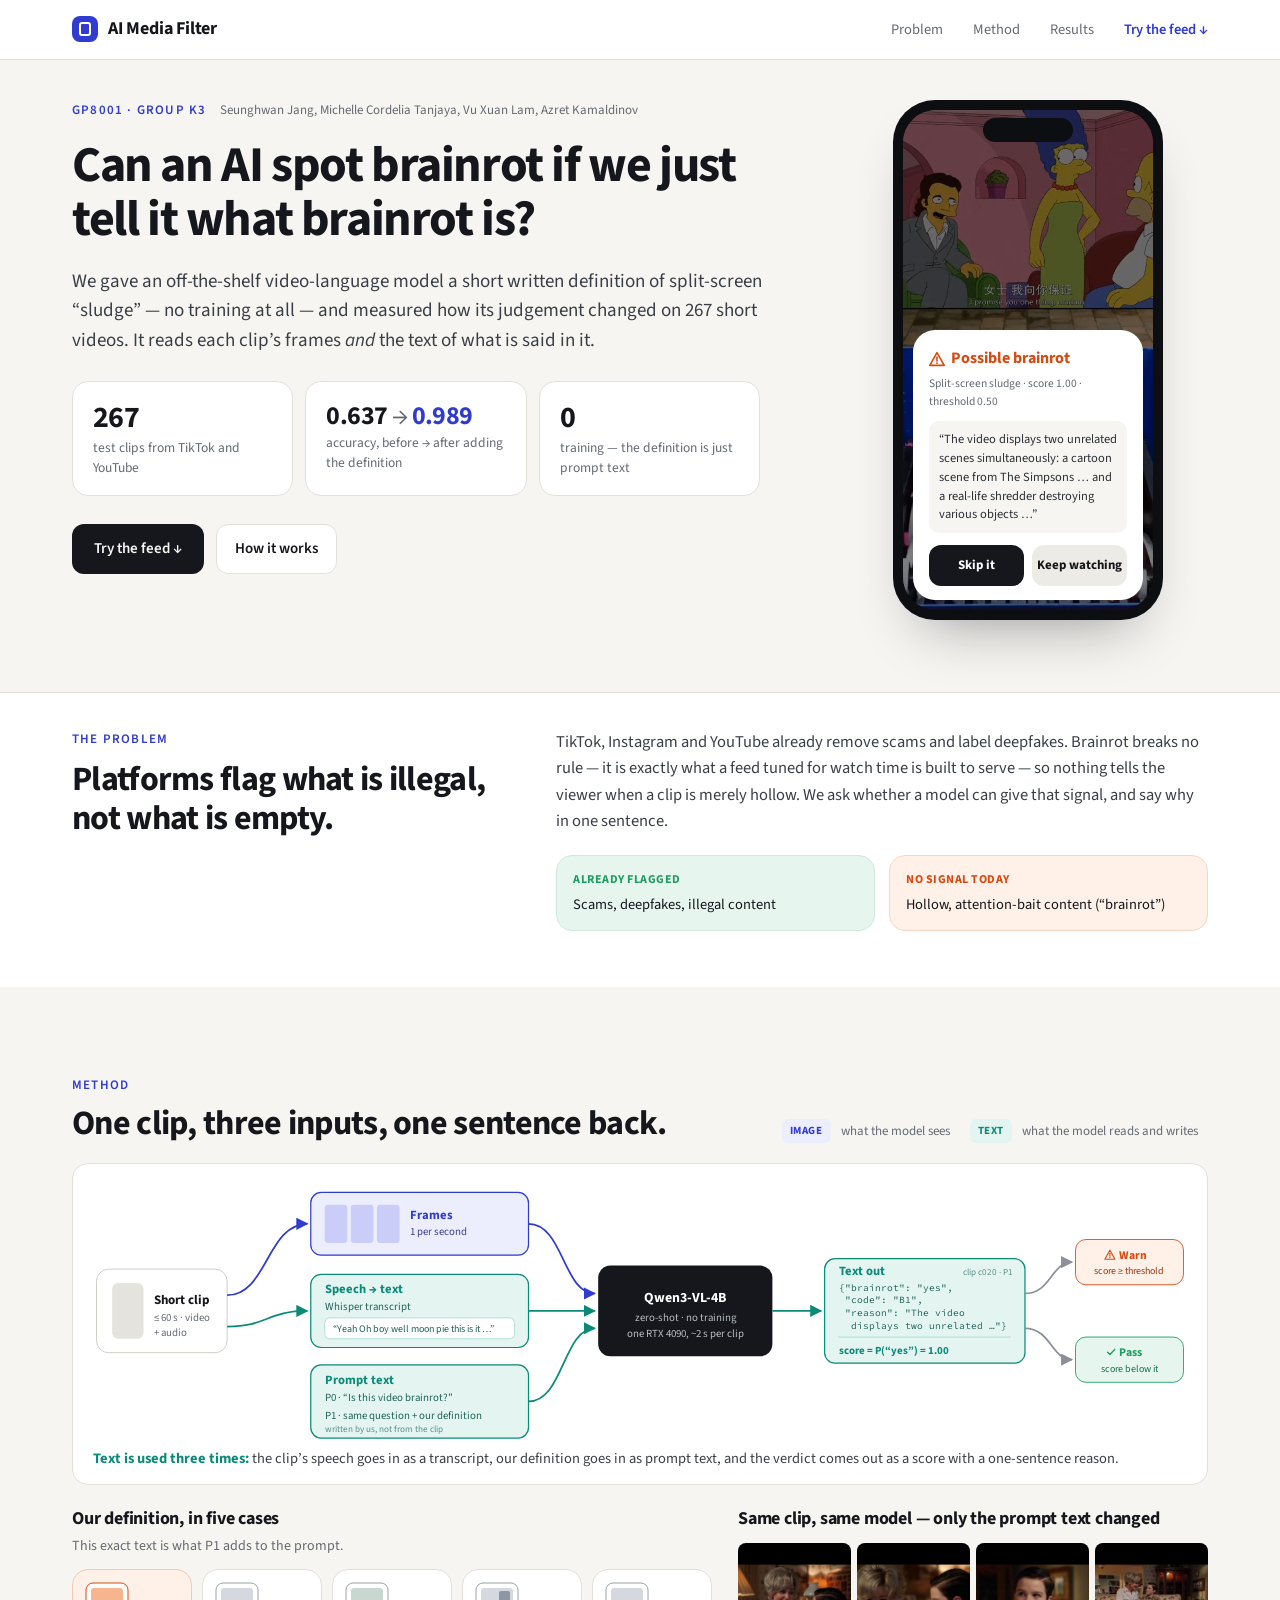
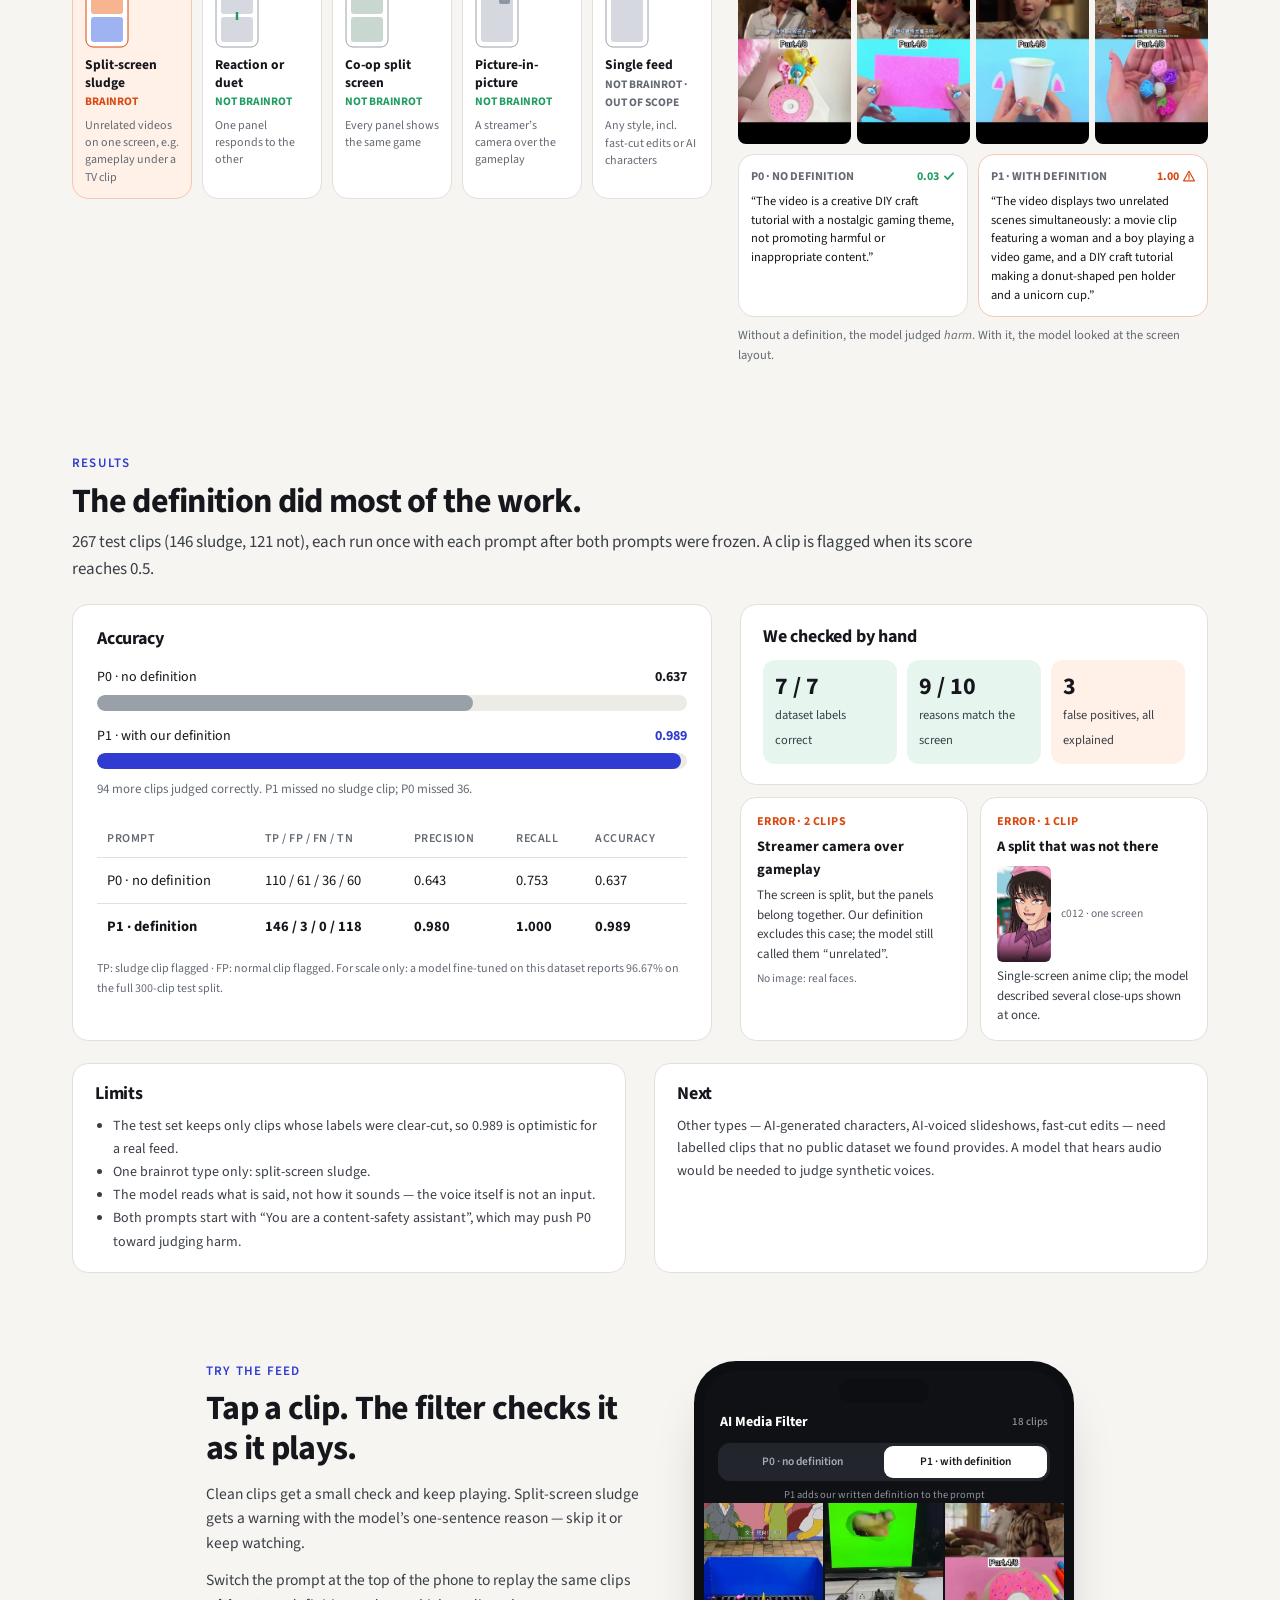
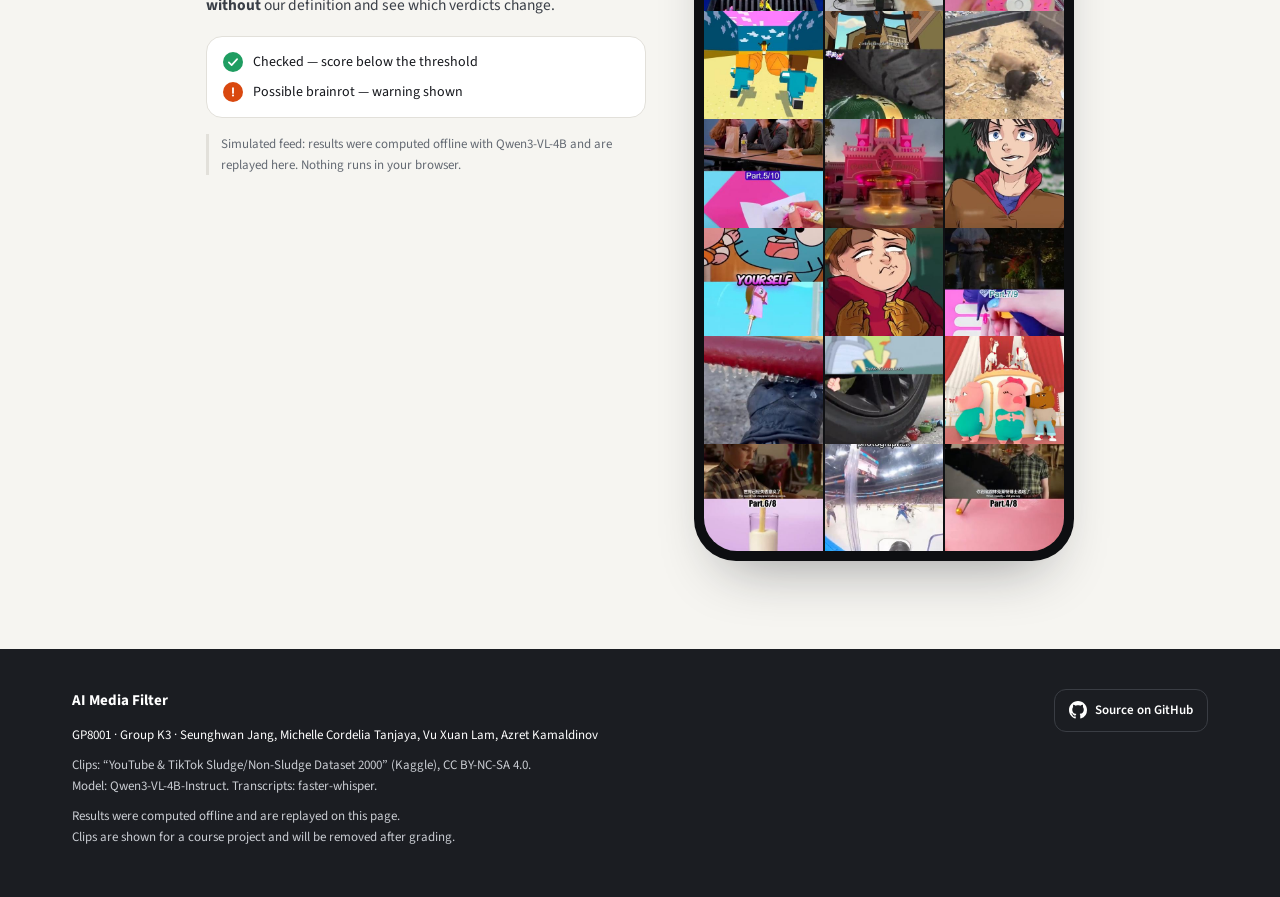
<file: docs/index.html>
<!doctype html>
<html lang="en">
<head>
<meta charset="utf-8">
<meta name="viewport" content="width=device-width, initial-scale=1, viewport-fit=cover">
<title>AI Media Filter · GP8001 Group K3</title>
<meta name="robots" content="noindex, nofollow">
<meta name="description" content="Course project: an off-the-shelf video-language model, given a short written definition of split-screen sludge, judged 267 short videos. Results were computed offline and are replayed here.">
<meta property="og:type" content="website">
<meta property="og:title" content="Can an AI spot brainrot if we just tell it what brainrot is?">
<meta property="og:description" content="GP8001 · Group K3 course project. Accuracy 0.637 → 0.989 on 267 clips after adding a written definition — no training.">
<meta property="og:url" content="https://jang-seunghwan.github.io/course-assignment-gp8001-ai-media-filter/">
<meta property="og:image" content="https://jang-seunghwan.github.io/course-assignment-gp8001-ai-media-filter/assets/og.png">
<meta property="og:image:width" content="1200">
<meta property="og:image:height" content="630">
<meta name="twitter:card" content="summary_large_image">
<link rel="icon" href="data:image/svg+xml,%3Csvg xmlns='http://www.w3.org/2000/svg' viewBox='0 0 26 26'%3E%3Crect width='26' height='26' rx='8' fill='%232f3bd1'/%3E%3Crect x='8.25' y='7.25' width='9.5' height='11.5' rx='2' fill='none' stroke='%23fff' stroke-width='2.5'/%3E%3C/svg%3E">
<link rel="preconnect" href="https://fonts.googleapis.com">
<link rel="preconnect" href="https://fonts.gstatic.com" crossorigin>
<link href="https://fonts.googleapis.com/css2?family=Source+Sans+3:wght@400;500;600;700&family=Source+Code+Pro:wght@400;600&display=swap" rel="stylesheet">
<link rel="stylesheet" href="assets/style.css">
</head>
<body>

<svg width="0" height="0" style="position:absolute" aria-hidden="true">
  <symbol id="i-warn" viewBox="0 0 16 16"><path d="M8 1.6 15.2 14.4H.8Z" fill="none" stroke="currentColor" stroke-width="1.6" stroke-linejoin="round"/><path d="M8 6v4" stroke="currentColor" stroke-width="1.6" stroke-linecap="round"/><circle cx="8" cy="12.1" r=".95" fill="currentColor"/></symbol>
  <symbol id="i-check" viewBox="0 0 16 16"><path d="M2.5 8.6 6.2 12.2 13.5 4.2" fill="none" stroke="currentColor" stroke-width="2.2" stroke-linecap="round" stroke-linejoin="round"/></symbol>
  <symbol id="i-bang" viewBox="0 0 16 16"><path d="M8 3v6.2" stroke="currentColor" stroke-width="2.4" stroke-linecap="round"/><circle cx="8" cy="12.6" r="1.4" fill="currentColor"/></symbol>
  <symbol id="i-close" viewBox="0 0 16 16"><path d="M3.5 3.5 12.5 12.5M12.5 3.5 3.5 12.5" stroke="currentColor" stroke-width="2" stroke-linecap="round"/></symbol>
  <symbol id="i-sound-off" viewBox="0 0 16 16"><path d="M2 6h2.6L8 3v10L4.6 10H2Z" fill="currentColor"/><path d="M10.5 6l4 4M14.5 6l-4 4" stroke="currentColor" stroke-width="1.6" stroke-linecap="round"/></symbol>
  <symbol id="i-sound-on" viewBox="0 0 16 16"><path d="M2 6h2.6L8 3v10L4.6 10H2Z" fill="currentColor"/><path d="M10.4 5.6a3.4 3.4 0 0 1 0 4.8M12.4 3.8a6 6 0 0 1 0 8.4" fill="none" stroke="currentColor" stroke-width="1.5" stroke-linecap="round"/></symbol>
  <symbol id="i-github" viewBox="0 0 16 16"><path fill="currentColor" d="M8 0C3.58 0 0 3.58 0 8c0 3.54 2.29 6.53 5.47 7.59.4.07.55-.17.55-.38 0-.19-.01-.82-.01-1.49-2.01.37-2.53-.49-2.69-.94-.09-.23-.48-.94-.82-1.13-.28-.15-.68-.52-.01-.53.63-.01 1.08.58 1.23.82.72 1.21 1.87.87 2.33.66.07-.52.28-.87.51-1.07-1.78-.2-3.64-.89-3.64-3.95 0-.87.31-1.59.82-2.15-.08-.2-.36-1.02.08-2.12 0 0 .67-.21 2.2.82.64-.18 1.32-.27 2-.27.68 0 1.36.09 2 .27 1.53-1.04 2.2-.82 2.2-.82.44 1.1.16 1.92.08 2.12.51.56.82 1.27.82 2.15 0 3.07-1.87 3.75-3.65 3.95.29.25.54.73.54 1.48 0 1.07-.01 1.93-.01 2.2 0 .21.15.46.55.38A8.013 8.013 0 0 0 16 8c0-4.42-3.58-8-8-8z"/></symbol>
</svg>

<header class="nav">
  <div class="wrap">
    <a class="logo" href="#top"><i aria-hidden="true"></i>AI Media Filter</a>
    <nav class="links" aria-label="Sections"><a href="#problem">Problem</a><a href="#method">Method</a><a href="#results">Results</a><a href="#feed">Try the feed ↓</a></nav>
  </div>
</header>

<main>
<!-- ============================================================ intro -->
<section class="hero" id="top">
  <div class="wrap">
    <div>
      <div class="byline"><span class="eyebrow" data-site="course-group">GP8001 · Group K3</span><span class="team" data-site="members"></span></div>
      <h1>Can an AI spot brainrot if we just tell it what brainrot is?</h1>
      <p class="lead">We gave an off-the-shelf video-language model a short written definition of split-screen “sludge” — no training at all — and measured how its judgement changed on 267 short videos. It reads each clip’s frames <em>and</em> the text of what is said in it.</p>
      <div class="stats">
        <div class="card stat"><div class="num">267</div><div class="cap">test clips from TikTok and YouTube</div></div>
        <div class="card stat"><div class="num delta">0.637 <span class="arrow">→</span> <span class="after">0.989</span></div><div class="cap">accuracy, before → after adding the definition</div></div>
        <div class="card stat"><div class="num">0</div><div class="cap">training — the definition is just prompt text</div></div>
      </div>
      <div class="cta"><a class="btn dark" href="#feed">Try the feed ↓</a><a class="btn light" href="#method">How it works</a></div>
    </div>
    <div class="phone hero-phone" aria-label="Example: the warning shown for clip c044">
      <div class="screen">
        <video src="assets/clips/c044.mp4" poster="assets/posters/c044.jpg" muted autoplay loop playsinline preload="auto" aria-hidden="true" tabindex="-1"></video>
        <div class="notch"></div>
        <div class="dim"></div>
        <div class="wcard">
          <div class="t"><svg class="ico"><use href="#i-warn"/></svg> Possible brainrot</div>
          <div class="s">Split-screen sludge · score 1.00 · threshold 0.50</div>
          <div class="r">“The video displays two unrelated scenes simultaneously: a cartoon scene from The Simpsons … and a real-life shredder destroying various objects …”</div>
          <div class="b" aria-hidden="true"><span class="b1">Skip it</span><span class="b2">Keep watching</span></div>
        </div>
      </div>
    </div>
  </div>
</section>

<section class="band" id="problem">
  <div class="wrap">
    <div>
      <div class="eyebrow">The problem</div>
      <h2>Platforms flag what is illegal, not what is empty.</h2>
    </div>
    <div>
      <p class="body">TikTok, Instagram and YouTube already remove scams and label deepfakes. Brainrot breaks no rule — it is exactly what a feed tuned for watch time is built to serve — so nothing tells the viewer when a clip is merely hollow. We ask whether a model can give that signal, and say why in one sentence.</p>
      <div class="flags">
        <div class="flag ok"><div class="k">ALREADY FLAGGED</div><div class="v">Scams, deepfakes, illegal content</div></div>
        <div class="flag warn"><div class="k">NO SIGNAL TODAY</div><div class="v">Hollow, attention-bait content (“brainrot”)</div></div>
      </div>
    </div>
  </div>
</section>

<!-- ============================================================ method -->
<section class="section" id="method">
  <div class="wrap">
    <div class="eyebrow">Method</div>
    <div class="head-row">
      <h2>One clip, three inputs, one sentence back.</h2>
      <div class="legend"><span class="tag img">IMAGE</span><span>what the model sees</span><span class="tag text">TEXT</span><span>what the model reads and writes</span></div>
    </div>

    <div class="card pipe">
      <svg class="pipe-svg" viewBox="0 0 1256 300" role="img" aria-labelledby="pipe-title">
        <title id="pipe-title">Pipeline: a short clip becomes frames (image) and a speech transcript (text); together with the prompt text they go into Qwen3-VL-4B, which answers yes or no with a one-sentence reason; the probability it gives to yes is the score, which decides warn or pass.</title>
        <defs>
          <marker id="ah" viewBox="0 0 10 10" refX="9" refY="5" markerWidth="7" markerHeight="7" orient="auto-start-reverse"><path d="M0,0 L10,5 L0,10 z" fill="#8a8f98"/></marker>
          <marker id="aht" viewBox="0 0 10 10" refX="9" refY="5" markerWidth="7" markerHeight="7" orient="auto-start-reverse"><path d="M0,0 L10,5 L0,10 z" fill="#0b8a78"/></marker>
          <marker id="ahi" viewBox="0 0 10 10" refX="9" refY="5" markerWidth="7" markerHeight="7" orient="auto-start-reverse"><path d="M0,0 L10,5 L0,10 z" fill="#2f3bd1"/></marker>
        </defs>
        <!-- clip -->
        <rect x="4" y="100" width="150" height="96" rx="14" fill="#fff" stroke="#c9c7c0"/>
        <rect x="22" y="116" width="36" height="64" rx="7" fill="#e4e3de"/>
        <text x="70" y="140" font-size="15" font-weight="700" fill="#15171c">Short clip</text>
        <text x="70" y="160" font-size="12.5" fill="#646a73">≤ 60 s · video</text>
        <text x="70" y="177" font-size="12.5" fill="#646a73">+ audio</text>
        <!-- frames branch -->
        <path d="M154 130 C 200 130, 200 48, 246 48" fill="none" stroke="#2f3bd1" stroke-width="2" marker-end="url(#ahi)"/>
        <rect x="250" y="12" width="250" height="72" rx="12" fill="#eceefd" stroke="#2f3bd1" stroke-width="1.4"/>
        <rect x="266" y="26" width="26" height="44" rx="4" fill="#c9cdf7"/><rect x="296" y="26" width="26" height="44" rx="4" fill="#c9cdf7"/><rect x="326" y="26" width="26" height="44" rx="4" fill="#c9cdf7"/>
        <text x="364" y="42" font-size="14.5" font-weight="700" fill="#2f3bd1">Frames</text>
        <text x="364" y="61" font-size="12.5" fill="#3a3f8f">1 per second</text>
        <!-- transcript branch (c020's real transcript, first words) -->
        <path d="M154 166 C 200 166, 200 148, 246 148" fill="none" stroke="#0b8a78" stroke-width="2" marker-end="url(#aht)"/>
        <rect x="250" y="106" width="250" height="84" rx="12" fill="#e3f4f1" stroke="#0b8a78" stroke-width="1.4"/>
        <text x="266" y="128" font-size="14.5" font-weight="700" fill="#0b8a78">Speech → text</text>
        <text x="266" y="147" font-size="12.5" fill="#20635a">Whisper transcript</text>
        <rect x="266" y="156" width="218" height="24" rx="6" fill="#fff" stroke="#a9dcd4"/>
        <text x="275" y="172" font-size="11.5" fill="#20635a" id="pipe-transcript">“Yeah Oh boy well moon pie this is it …”</text>
        <!-- prompt branch -->
        <rect x="250" y="210" width="250" height="84" rx="12" fill="#e3f4f1" stroke="#0b8a78" stroke-width="1.4"/>
        <text x="266" y="232" font-size="14.5" font-weight="700" fill="#0b8a78">Prompt text</text>
        <text x="266" y="252" font-size="12.5" fill="#20635a">P0 · “Is this video brainrot?”</text>
        <text x="266" y="272" font-size="12.5" fill="#20635a">P1 · same question + our definition</text>
        <text x="266" y="287" font-size="10.5" fill="#5c8f87">written by us, not from the clip</text>
        <!-- into model -->
        <path d="M500 48 C 540 48, 540 128, 576 128" fill="none" stroke="#2f3bd1" stroke-width="2" marker-end="url(#ahi)"/>
        <path d="M500 148 L 576 148" fill="none" stroke="#0b8a78" stroke-width="2" marker-end="url(#aht)"/>
        <path d="M500 252 C 540 252, 540 168, 576 168" fill="none" stroke="#0b8a78" stroke-width="2" marker-end="url(#aht)"/>
        <rect x="580" y="96" width="200" height="104" rx="14" fill="#15171c"/>
        <text x="680" y="138" text-anchor="middle" font-size="16" font-weight="700" fill="#fff">Qwen3-VL-4B</text>
        <text x="680" y="160" text-anchor="middle" font-size="12.5" fill="#b9bdc6">zero-shot · no training</text>
        <text x="680" y="178" text-anchor="middle" font-size="12.5" fill="#b9bdc6">one RTX 4090, ~2 s per clip</text>
        <!-- output -->
        <path d="M780 148 L 836 148" fill="none" stroke="#0b8a78" stroke-width="2" marker-end="url(#aht)"/>
        <rect x="840" y="88" width="230" height="120" rx="12" fill="#e3f4f1" stroke="#0b8a78" stroke-width="1.4"/>
        <!-- c020's real P1 output (start of it); the score is the model's probability for "yes" -->
        <text x="856" y="107" font-size="14.5" font-weight="700" fill="#0b8a78">Text out</text>
        <text x="1056" y="107" text-anchor="end" font-size="10.5" fill="#5c8f87">clip c020 · P1</text>
        <text class="mono" x="856" y="125" font-size="11" fill="#20635a">{"brainrot": "yes",</text>
        <text class="mono" x="856" y="139.5" font-size="11" fill="#20635a" xml:space="preserve"> "code": "B1",</text>
        <text class="mono" x="856" y="154" font-size="11" fill="#20635a" xml:space="preserve"> "reason": "The video</text>
        <text class="mono" x="856" y="168.5" font-size="11" fill="#20635a" xml:space="preserve">  displays two unrelated …"}</text>
        <line x1="856" y1="178" x2="1054" y2="178" stroke="#a9dcd4"/>
        <text x="856" y="197" font-size="12.5" font-weight="700" fill="#0b8a78">score = P(“yes”) = 1.00</text>
        <!-- decision -->
        <path d="M1070 128 C 1100 128, 1100 92, 1124 92" fill="none" stroke="#8a8f98" stroke-width="2" marker-end="url(#ah)"/>
        <path d="M1070 168 C 1100 168, 1100 204, 1124 204" fill="none" stroke="#8a8f98" stroke-width="2" marker-end="url(#ah)"/>
        <rect x="1128" y="66" width="124" height="52" rx="12" fill="#fff1e8" stroke="#d9480f"/>
        <use href="#i-warn" x="1161" y="77" width="13" height="13" style="color:#d9480f"/>
        <text x="1178" y="88" font-size="13.5" font-weight="700" fill="#d9480f">Warn</text>
        <text x="1190" y="106" text-anchor="middle" font-size="11.5" fill="#9a3a10">score ≥ threshold</text>
        <rect x="1128" y="178" width="124" height="52" rx="12" fill="#e6f6ee" stroke="#1f9d61"/>
        <use href="#i-check" x="1163" y="189" width="12" height="12" style="color:#1f9d61"/>
        <text x="1178" y="200" font-size="13.5" font-weight="700" fill="#1f9d61">Pass</text>
        <text x="1190" y="218" text-anchor="middle" font-size="11.5" fill="#17744a">score below it</text>
      </svg>
      <div class="pipe-mobile" aria-hidden="true">
        <div><b>Short clip</b> · ≤ 60 s</div>
        <div class="i"><b>Frames</b> · 1 per second <span class="tag img">IMAGE</span></div>
        <div class="x"><b>Speech → text</b> · Whisper <span class="tag text">TEXT</span></div>
        <div class="x"><b>Prompt text</b> · P0 or P1 <span class="tag text">TEXT</span></div>
        <div class="arrow">↓</div>
        <div class="m"><b>Qwen3-VL-4B</b> · no training</div>
        <div class="arrow">↓</div>
        <div class="x"><b>Text out</b> · yes/no + one-sentence reason; score = P(“yes”) <span class="tag text">TEXT</span></div>
        <div class="verdicts"><span class="w"><svg class="ico"><use href="#i-warn"/></svg>Warn</span><span class="p"><svg class="ico"><use href="#i-check"/></svg>Pass</span></div>
      </div>
      <p class="body caption"><b>Text is used three times:</b> the clip’s speech goes in as a transcript, our definition goes in as prompt text, and the verdict comes out as a score with a one-sentence reason.</p>
    </div>

    <div class="method-grid">
      <div>
        <h3>Our definition, in five cases</h3>
        <p class="body muted" style="font-size:14px; margin-top:4px;">This exact text is what P1 adds to the prompt.</p>
        <div class="defs">
          <div class="card def br">
            <svg width="44" height="66" aria-hidden="true"><rect x="1" y="1" width="42" height="64" rx="7" fill="#fff" stroke="#d9480f"/><rect x="6" y="6" width="32" height="26" rx="3" fill="#f6b48f"/><rect x="6" y="35" width="32" height="25" rx="3" fill="#9fb2f2"/></svg>
            <div class="t">Split-screen sludge</div><div class="k">BRAINROT</div>
            <div class="d">Unrelated videos on one screen, e.g. gameplay under a TV clip</div>
          </div>
          <div class="card def">
            <svg width="44" height="66" aria-hidden="true"><rect x="1" y="1" width="42" height="64" rx="7" fill="#fff" stroke="#9aa0a8"/><rect x="6" y="6" width="32" height="26" rx="3" fill="#d5d8de"/><rect x="6" y="35" width="32" height="25" rx="3" fill="#d5d8de"/><path d="M22 30 v8" stroke="#1f9d61" stroke-width="2.5"/></svg>
            <div class="t">Reaction or duet</div><div class="k">NOT BRAINROT</div>
            <div class="d">One panel responds to the other</div>
          </div>
          <div class="card def">
            <svg width="44" height="66" aria-hidden="true"><rect x="1" y="1" width="42" height="64" rx="7" fill="#fff" stroke="#9aa0a8"/><rect x="6" y="6" width="32" height="26" rx="3" fill="#c8d7cf"/><rect x="6" y="35" width="32" height="25" rx="3" fill="#c8d7cf"/></svg>
            <div class="t">Co-op split screen</div><div class="k">NOT BRAINROT</div>
            <div class="d">Every panel shows the same game</div>
          </div>
          <div class="card def">
            <svg width="44" height="66" aria-hidden="true"><rect x="1" y="1" width="42" height="64" rx="7" fill="#fff" stroke="#9aa0a8"/><rect x="6" y="6" width="32" height="54" rx="3" fill="#d5d8de"/><rect x="24" y="9" width="11" height="13" rx="2" fill="#8d96a3"/></svg>
            <div class="t">Picture-in-picture</div><div class="k">NOT BRAINROT</div>
            <div class="d">A streamer’s camera over the gameplay</div>
          </div>
          <div class="card def">
            <svg width="44" height="66" aria-hidden="true"><rect x="1" y="1" width="42" height="64" rx="7" fill="#fff" stroke="#9aa0a8"/><rect x="6" y="6" width="32" height="54" rx="3" fill="#d5d8de"/></svg>
            <div class="t">Single feed</div><div class="k out">NOT BRAINROT · OUT OF SCOPE</div>
            <div class="d">Any style, incl. fast-cut edits or AI characters</div>
          </div>
        </div>
      </div>

      <div>
        <h3>Same clip, same model — only the prompt text changed</h3>
        <div class="frames4">
          <img src="assets/frames/c020_1.jpg" alt="Clip c020 at 20%: TV scene of a woman and a boy playing a video game above a craft video of a donut pen holder" loading="lazy">
          <img src="assets/frames/c020_2.jpg" alt="Clip c020 at 40%: TV scene above a craft video with pink paper" loading="lazy">
          <img src="assets/frames/c020_3.jpg" alt="Clip c020 at 60%: TV scene of the boy above a craft video of a paper cup" loading="lazy">
          <img src="assets/frames/c020_4.jpg" alt="Clip c020 at 80%: TV scene on a sofa above a craft video of small flowers in a hand" loading="lazy">
        </div>
        <div class="pair" id="pair"></div>
        <div class="pair-note">Without a definition, the model judged <i>harm</i>. With it, the model looked at the screen layout.</div>
      </div>
    </div>
  </div>
</section>

<!-- ============================================================ results -->
<section class="section results" id="results" style="padding-top:0">
  <div class="wrap">
    <div class="eyebrow">Results</div>
    <h2 style="margin-top:8px">The definition did most of the work.</h2>
    <p class="lead">267 test clips (146 sludge, 121 not), each run once with each prompt after both prompts were frozen. A clip is flagged when its score reaches 0.5.</p>

    <div class="res-grid">
      <div class="card acc">
        <h3>Accuracy</h3>
        <div style="margin-top:16px">
          <div class="bar-row"><span>P0 · no definition</span><b>0.637</b></div>
          <div class="bar" role="img" aria-label="P0 accuracy 63.7 percent"><i style="width:63.7%"></i></div>
          <div class="bar-row" style="margin-top:14px"><span>P1 · with our definition</span><b style="color:var(--brand)">0.989</b></div>
          <div class="bar" role="img" aria-label="P1 accuracy 98.9 percent"><i class="p1" style="width:98.9%"></i></div>
          <div class="muted" style="font-size:13px; margin-top:10px">94 more clips judged correctly. P1 missed no sludge clip; P0 missed 36.</div>
        </div>
        <table class="res">
          <thead><tr><th>Prompt</th><th>TP / FP / FN / TN</th><th>Precision</th><th>Recall</th><th>Accuracy</th></tr></thead>
          <tbody>
            <tr><td>P0 · no definition</td><td>110 / 61 / 36 / 60</td><td>0.643</td><td>0.753</td><td>0.637</td></tr>
            <tr><td><b>P1 · definition</b></td><td><b>146 / 3 / 0 / 118</b></td><td><b>0.980</b></td><td><b>1.000</b></td><td><b>0.989</b></td></tr>
          </tbody>
        </table>
        <div class="muted" style="font-size:12px; margin-top:10px">TP: sludge clip flagged · FP: normal clip flagged. For scale only: a model fine-tuned on this dataset reports 96.67% on the full 300-clip test split.</div>
      </div>

      <div>
        <div class="card checked">
          <h3>We checked by hand</h3>
          <div class="boxes">
            <div><b>7 / 7</b><span>dataset labels correct</span></div>
            <div><b>9 / 10</b><span>reasons match the screen</span></div>
            <div class="w"><b>3</b><span>false positives, all explained</span></div>
          </div>
        </div>
        <div class="errs">
          <div class="card err">
            <div class="k">ERROR · 2 CLIPS</div>
            <div class="t">Streamer camera over gameplay</div>
            <div class="d">The screen is split, but the panels belong together. Our definition excludes this case; the model still called them “unrelated”.</div>
            <div class="s muted">No image: real faces.</div>
          </div>
          <div class="card err">
            <div class="k">ERROR · 1 CLIP</div>
            <div class="t">A split that was not there</div>
            <figure><img src="assets/frames/c012_1.jpg" alt="Clip c012: a single full-screen anime drawing of one character" loading="lazy"><figcaption>c012 · one screen</figcaption></figure>
            <div class="d">Single-screen anime clip; the model described several close-ups shown at once.</div>
          </div>
        </div>
      </div>
    </div>

    <div class="two">
      <div class="card">
        <h3>Limits</h3>
        <ul>
          <li>The test set keeps only clips whose labels were clear-cut, so 0.989 is optimistic for a real feed.</li>
          <li>One brainrot type only: split-screen sludge.</li>
          <li>The model reads what is said, not how it sounds — the voice itself is not an input.</li>
          <li>Both prompts start with “You are a content-safety assistant”, which may push P0 toward judging harm.</li>
        </ul>
      </div>
      <div class="card">
        <h3>Next</h3>
        <p class="body">Other types — AI-generated characters, AI-voiced slideshows, fast-cut edits — need labelled clips that no public dataset we found provides. A model that hears audio would be needed to judge synthetic voices.</p>
      </div>
    </div>
  </div>
</section>

<!-- ============================================================ feed -->
<section class="section feed" id="feed" style="padding-top:0">
  <div class="wrap">
    <div class="feed-copy">
      <div class="eyebrow">Try the feed</div>
      <h2>Tap a clip. The filter checks it as it plays.</h2>
      <p class="body">Clean clips get a small check and keep playing. Split-screen sludge gets a warning with the model’s one-sentence reason — skip it or keep watching.</p>
      <p class="body">Switch the prompt at the top of the phone to replay the same clips <b>without</b> our definition and see which verdicts change.</p>
      <div class="card key">
        <div><span class="badge o"><svg><use href="#i-check"/></svg></span> Checked — score below the threshold</div>
        <div><span class="badge w"><svg><use href="#i-bang"/></svg></span> Possible brainrot — warning shown</div>
      </div>
      <div class="disclose">Simulated feed: results were computed offline with Qwen3-VL-4B and are replayed here. Nothing runs in your browser.</div>
    </div>

    <div class="phone feed-phone">
      <div class="screen">
        <div class="notch"></div>
        <div class="appbar">
          <div class="row1"><span>AI Media Filter</span><span id="clip-count">18 clips</span></div>
          <div class="seg" role="group" aria-label="Prompt">
            <button type="button" data-prompt="p0" aria-pressed="false">P0 · no definition</button>
            <button type="button" data-prompt="p1" aria-pressed="true">P1 · with definition</button>
          </div>
          <div class="seg-note">P1 adds our written definition to the prompt</div>
        </div>
        <div class="grid" id="grid" aria-label="Clips"></div>

        <div class="viewer" id="viewer" role="dialog" aria-modal="true" aria-label="Clip viewer" hidden>
          <div class="stage" id="stage"><video id="vid" muted playsinline preload="auto"></video></div>
          <div class="v-top" id="v-top">
            <span>AI Media Filter</span>
            <span class="btns">
              <button type="button" class="round" id="mute" aria-label="Turn sound on"><svg><use href="#i-sound-off"/></svg></button>
              <button type="button" class="round" id="close" aria-label="Close and return to the grid"><svg><use href="#i-close"/></svg></button>
            </span>
          </div>
          <div class="chip gone" id="chip" role="status" aria-live="polite"></div>
          <div class="v-actions" aria-hidden="true"><span></span><span></span><span></span></div>
          <div class="v-caption"><span class="lbl" id="v-label"></span></div>
          <div class="v-progress" aria-hidden="true"><i id="v-prog"></i></div>
          <div class="dim" id="dim"></div>
          <div class="wcard" id="wcard" aria-live="polite">
            <div class="t"><svg class="ico"><use href="#i-warn"/></svg> Possible brainrot</div>
            <div class="s" id="w-sub"></div>
            <div class="r" id="w-reason"></div>
            <div class="b"><button type="button" class="b1" id="skip">Skip it</button><button type="button" class="b2" id="keep">Keep watching</button></div>
            <div class="note" id="w-note" hidden></div>
            <div class="lab" id="w-label"></div>
          </div>
        </div>
      </div>
    </div>
  </div>
</section>
</main>

<footer>
  <div class="wrap">
    <div>
      <div class="name">AI Media Filter</div>
      <p class="who" data-site="footer-line">GP8001 · Group K3</p>
      <p>Clips: “YouTube &amp; TikTok Sludge/Non-Sludge Dataset 2000” (Kaggle), CC BY-NC-SA 4.0.<br>Model: Qwen3-VL-4B-Instruct. Transcripts: faster-whisper.</p>
      <p>Results were computed offline and are replayed on this page.<br>Clips are shown for a course project and will be removed after grading.</p>
    </div>
    <a class="gh" href="https://github.com/Jang-seunghwan/course-assignment-gp8001-ai-media-filter"><svg aria-hidden="true"><use href="#i-github"/></svg>Source on GitHub</a>
  </div>
</footer>

<!-- Fallback copies so the page also works when index.html is opened as a file.
     The live site reads assets/site.json and assets/clips.json first. Refresh with tools/embed_data.py. -->
<script type="application/json" id="site-data">{"course":"GP8001","group":"Group K3","members":["Seunghwan Jang","Michelle Cordelia Tanjaya","Vu Xuan Lam","Azret Kamaldinov"]}</script>
<script type="application/json" id="clips-data">[{"id":"c044","video":"assets/clips/c044.mp4","thumb":"assets/thumbs/c044.jpg","poster":"assets/posters/c044.jpg","label":"sludge","p0":{"score":0.9770226287399317,"reason":"The video combines cartoon dialogue with a shredder, creating a surreal and absurd juxtaposition.","sec":2.36},"p1":{"score":0.9999962733608097,"reason":"The video displays two unrelated scenes simultaneously: a cartoon scene from The Simpsons with characters discussing marriage and a real-life shredder destroying various objects, including a clock, phone, and pop-it toy.","sec":3.01},"note":""},{"id":"c024","video":"assets/clips/c024.mp4","thumb":"assets/thumbs/c024.jpg","poster":"assets/posters/c024.jpg","label":"not sludge","p0":{"score":0.18242558031387093,"reason":"The video shows a kitten watching a cat on a screen with green background, which is not brainrot.","sec":1.54},"p1":{"score":1.4449801345308207e-07,"reason":"A single video of a cat on a green screen is displayed, with no split-screen or multiple unrelated videos.","sec":1.75},"note":""},{"id":"c020","video":"assets/clips/c020.mp4","thumb":"assets/thumbs/c020.jpg","poster":"assets/posters/c020.jpg","label":"sludge","p0":{"score":0.03308605469641786,"reason":"The video is a creative DIY craft tutorial with a nostalgic gaming theme, not promoting harmful or inappropriate content.","sec":2.48},"p1":{"score":0.9999921107375358,"reason":"The video displays two unrelated scenes simultaneously: a movie clip featuring a woman and a boy playing a video game, and a DIY craft tutorial making a donut-shaped pen holder and a unicorn cup.","sec":2.74},"note":""},{"id":"c025","video":"assets/clips/c025.mp4","thumb":"assets/thumbs/c025.jpg","poster":"assets/posters/c025.jpg","label":"not sludge","p0":{"score":0.77729992054698,"reason":"The video features a Minecraft-style game with violent and chaotic elements, including characters resembling those from Squid Game, and exaggerated, cartoonish violence.","sec":3.03},"p1":{"score":3.65348200556395e-08,"reason":"The video features a single continuous scene with Minecraft-style characters and gameplay elements, without any split-screen or unrelated video overlays.","sec":3.13},"note":""},{"id":"c066","video":"assets/clips/c066.mp4","thumb":"assets/thumbs/c066.jpg","poster":"assets/posters/c066.jpg","label":"sludge","p0":{"score":0.9525741289411944,"reason":"The video combines cartoon violence with mundane, absurd objects being crushed, creating a surreal and darkly humorous tone.","sec":1.8},"p1":{"score":0.9999993524051881,"reason":"The video features two distinct and unrelated scenes: an animated Western show with characters and dialogue, and a real-world crushing video of various small objects under a car tire, with no clear connection between the two.","sec":2.16},"note":""},{"id":"c208","video":"assets/clips/c208.mp4","thumb":"assets/thumbs/c208.jpg","poster":"assets/posters/c208.jpg","label":"not sludge","p0":{"score":0.02931225643174513,"reason":"The video shows puppies playing and interacting in a shelter-like environment, with no offensive or inappropriate content.","sec":1.21},"p1":{"score":7.991959871028406e-11,"reason":"The video shows a single continuous scene of puppies in an enclosure with no split-screen or unrelated video panels.","sec":1.33},"note":""},{"id":"c159","video":"assets/clips/c159.mp4","thumb":"assets/thumbs/c159.jpg","poster":"assets/posters/c159.jpg","label":"sludge","p0":{"score":0.2689417653723509,"reason":"The video contains a mix of school-related dialogue and crafting activities, with no explicit or harmful content.","sec":1.87},"p1":{"score":0.9999251537652385,"reason":"The video displays two unrelated scenes simultaneously: a school hallway conversation and a DIY craft tutorial, with audio from both scenes.","sec":2.16},"note":""},{"id":"c234","video":"assets/clips/c234.mp4","thumb":"assets/thumbs/c234.jpg","poster":"assets/posters/c234.jpg","label":"not sludge","p0":{"score":0.11920293864618758,"reason":"The video showcases a lively and colorful restaurant experience with themed decor and food, not promoting harmful or inappropriate content.","sec":1.33},"p1":{"score":1.6918980102944207e-10,"reason":"The video features a single continuous scene showcasing Casa Bonita restaurant, its interior, food, and attractions without any split-screen or unrelated video overlays.","sec":1.57},"note":""},{"id":"c012","video":"assets/clips/c012.mp4","thumb":"assets/thumbs/c012.jpg","poster":"assets/posters/c012.jpg","label":"not sludge","p0":{"score":0.9626731168925041,"reason":"The video features anime-style characters with exaggerated expressions and a surreal, cartoonish aesthetic that is often associated with brainrot.","sec":1.17},"p1":{"score":0.7310585815345395,"reason":"The video shows multiple unrelated anime-style character close-ups simultaneously, with no shared audio or context connecting them.","sec":1.27},"note":"Our check: the model was wrong — this clip has a single screen."},{"id":"c037","video":"assets/clips/c037.mp4","thumb":"assets/thumbs/c037.jpg","poster":"assets/posters/c037.jpg","label":"sludge","p0":{"score":0.9975273767094737,"reason":"The video uses exaggerated and absurd imagery to mock and ridicule a character, which is a form of harmful humor.","sec":2.47},"p1":{"score":0.9999999586006235,"reason":"The video displays two unrelated clips simultaneously: an animated show featuring characters reacting to each other, and a gameplay segment of a lollipop character navigating obstacles in a colorful, physics-based game.","sec":2.79},"note":""},{"id":"c192","video":"assets/clips/c192.mp4","thumb":"assets/thumbs/c192.jpg","poster":"assets/posters/c192.jpg","label":"not sludge","p0":{"score":0.5621765591011381,"reason":"The video features cartoon characters with exaggerated expressions and a confrontational tone, which may be considered overly dramatic or inappropriate for some audiences.","sec":1.17},"p1":{"score":5.043474263807748e-07,"reason":"The video shows a single animated scene with three characters interacting, not multiple unrelated videos on screen.","sec":1.12},"note":""},{"id":"c072","video":"assets/clips/c072.mp4","thumb":"assets/thumbs/c072.jpg","poster":"assets/posters/c072.jpg","label":"sludge","p0":{"score":0.2450855683697291,"reason":"The video is a creative DIY project using popsicle sticks and glue, with no inappropriate or harmful content.","sec":2.36},"p1":{"score":0.9999996940977792,"reason":"The video features a split-screen format with unrelated content: a movie scene (likely from 'Crazy About Oklahoma') on the top half and a DIY craft tutorial using popsicle sticks on the bottom half, with no clear connection between the two.","sec":3.05},"note":""},{"id":"c160","video":"assets/clips/c160.mp4","thumb":"assets/thumbs/c160.jpg","poster":"assets/posters/c160.jpg","label":"not sludge","p0":{"score":2.902312524601589e-06,"reason":"The video shows a person handling ice and metal objects in a natural outdoor setting, which is not inherently brainrot.","sec":1.32},"p1":{"score":2.7346981016426896e-12,"reason":"The video shows a single continuous scene of a person interacting with icy equipment in a forest setting.","sec":1.44},"note":""},{"id":"c230","video":"assets/clips/c230.mp4","thumb":"assets/thumbs/c230.jpg","poster":"assets/posters/c230.jpg","label":"sludge","p0":{"score":0.8175745180598449,"reason":"The video combines cartoon scenes with a crushing toy car, which is a common form of entertainment content that may be considered brainrot.","sec":1.93},"p1":{"score":0.9999986290427253,"reason":"The video displays two unrelated cartoon scenes (Futurama and a car tire crushing various objects) simultaneously on a split screen, with audio from only one panel.","sec":2.22},"note":""},{"id":"c075","video":"assets/clips/c075.mp4","thumb":"assets/thumbs/c075.jpg","poster":"assets/posters/c075.jpg","label":"not sludge","p0":{"score":4.785095290582529e-06,"reason":"The video shows cartoon animals in a circus setting with no offensive or inappropriate content.","sec":1.79},"p1":{"score":3.978962558726916e-12,"reason":"The video shows a single animated scene with three characters in a circus setting, without any split-screen or multiple unrelated video panels.","sec":1.87},"note":""},{"id":"c186","video":"assets/clips/c186.mp4","thumb":"assets/thumbs/c186.jpg","poster":"assets/posters/c186.jpg","label":"sludge","p0":{"score":0.26894168070531194,"reason":"The video shows a boy leaving a girl a gift and a note, which is a normal, non-violent, and non-creepy interaction.","sec":2.53},"p1":{"score":0.9999898700097846,"reason":"The video features a split-screen format with unrelated content: a scene from a movie (top panel) and a DIY chocolate-making tutorial (bottom panel), with no clear connection between them.","sec":2.73},"note":""},{"id":"c001","video":"assets/clips/c001.mp4","thumb":"assets/thumbs/c001.jpg","poster":"assets/posters/c001.jpg","label":"not sludge","p0":{"score":0.006692854500575331,"reason":"The video shows a realistic perspective of an NHL photographer capturing a hockey game, with no offensive or inappropriate content.","sec":7.02},"p1":{"score":3.978962558726916e-12,"reason":"The video shows a single continuous shot from the perspective of an NHL photographer capturing a hockey game, with no split-screen or unrelated video overlays.","sec":7.36},"note":""},{"id":"c255","video":"assets/clips/c255.mp4","thumb":"assets/thumbs/c255.jpg","poster":"assets/posters/c255.jpg","label":"sludge","p0":{"score":0.22270031474554147,"reason":"The video shows a conversation between two characters and a cake decorating tutorial, with no offensive or harmful content.","sec":2.22},"p1":{"score":0.9999646437482612,"reason":"The video displays two unrelated scenes simultaneously: a TV show dialogue between a woman and a boy, and a cake decorating tutorial with close-ups of frosting and baking ingredients.","sec":2.68},"note":""}]</script>
<script src="assets/app.js"></script>
</body>
</html>
</file>
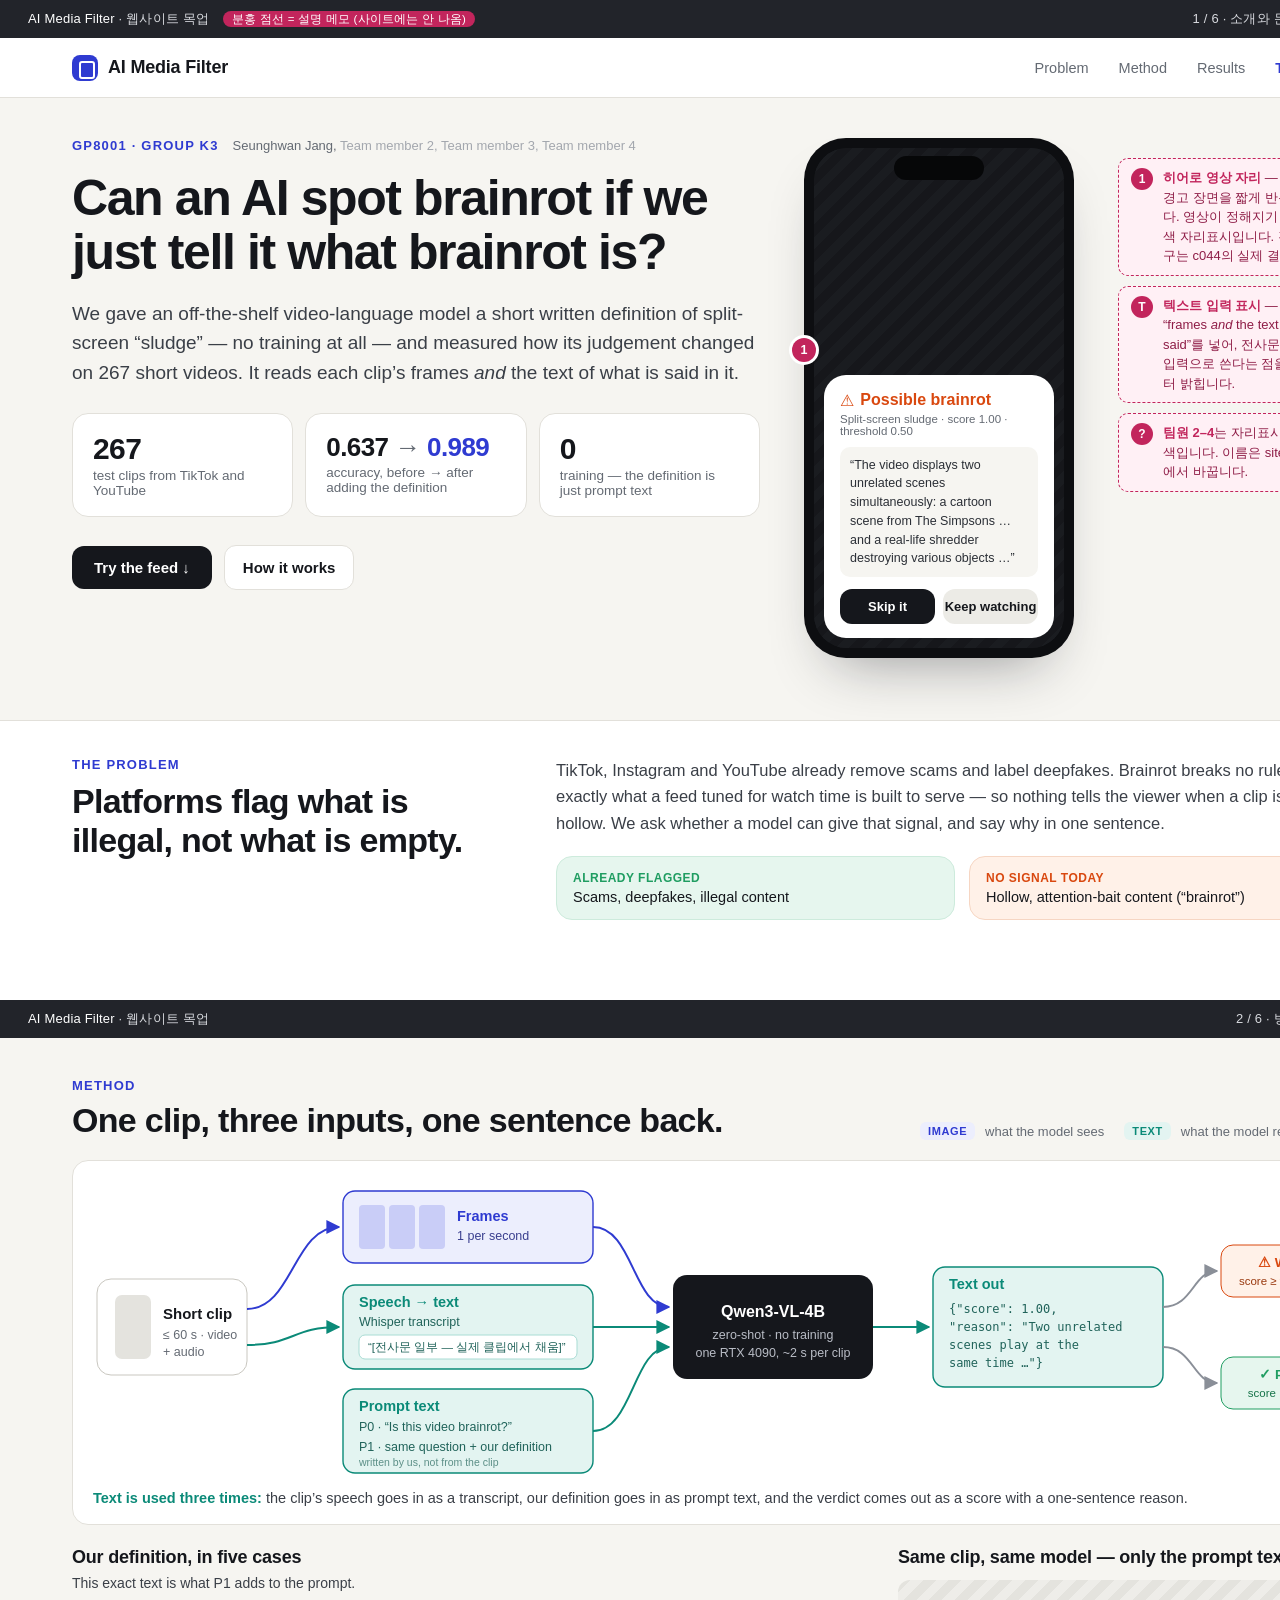
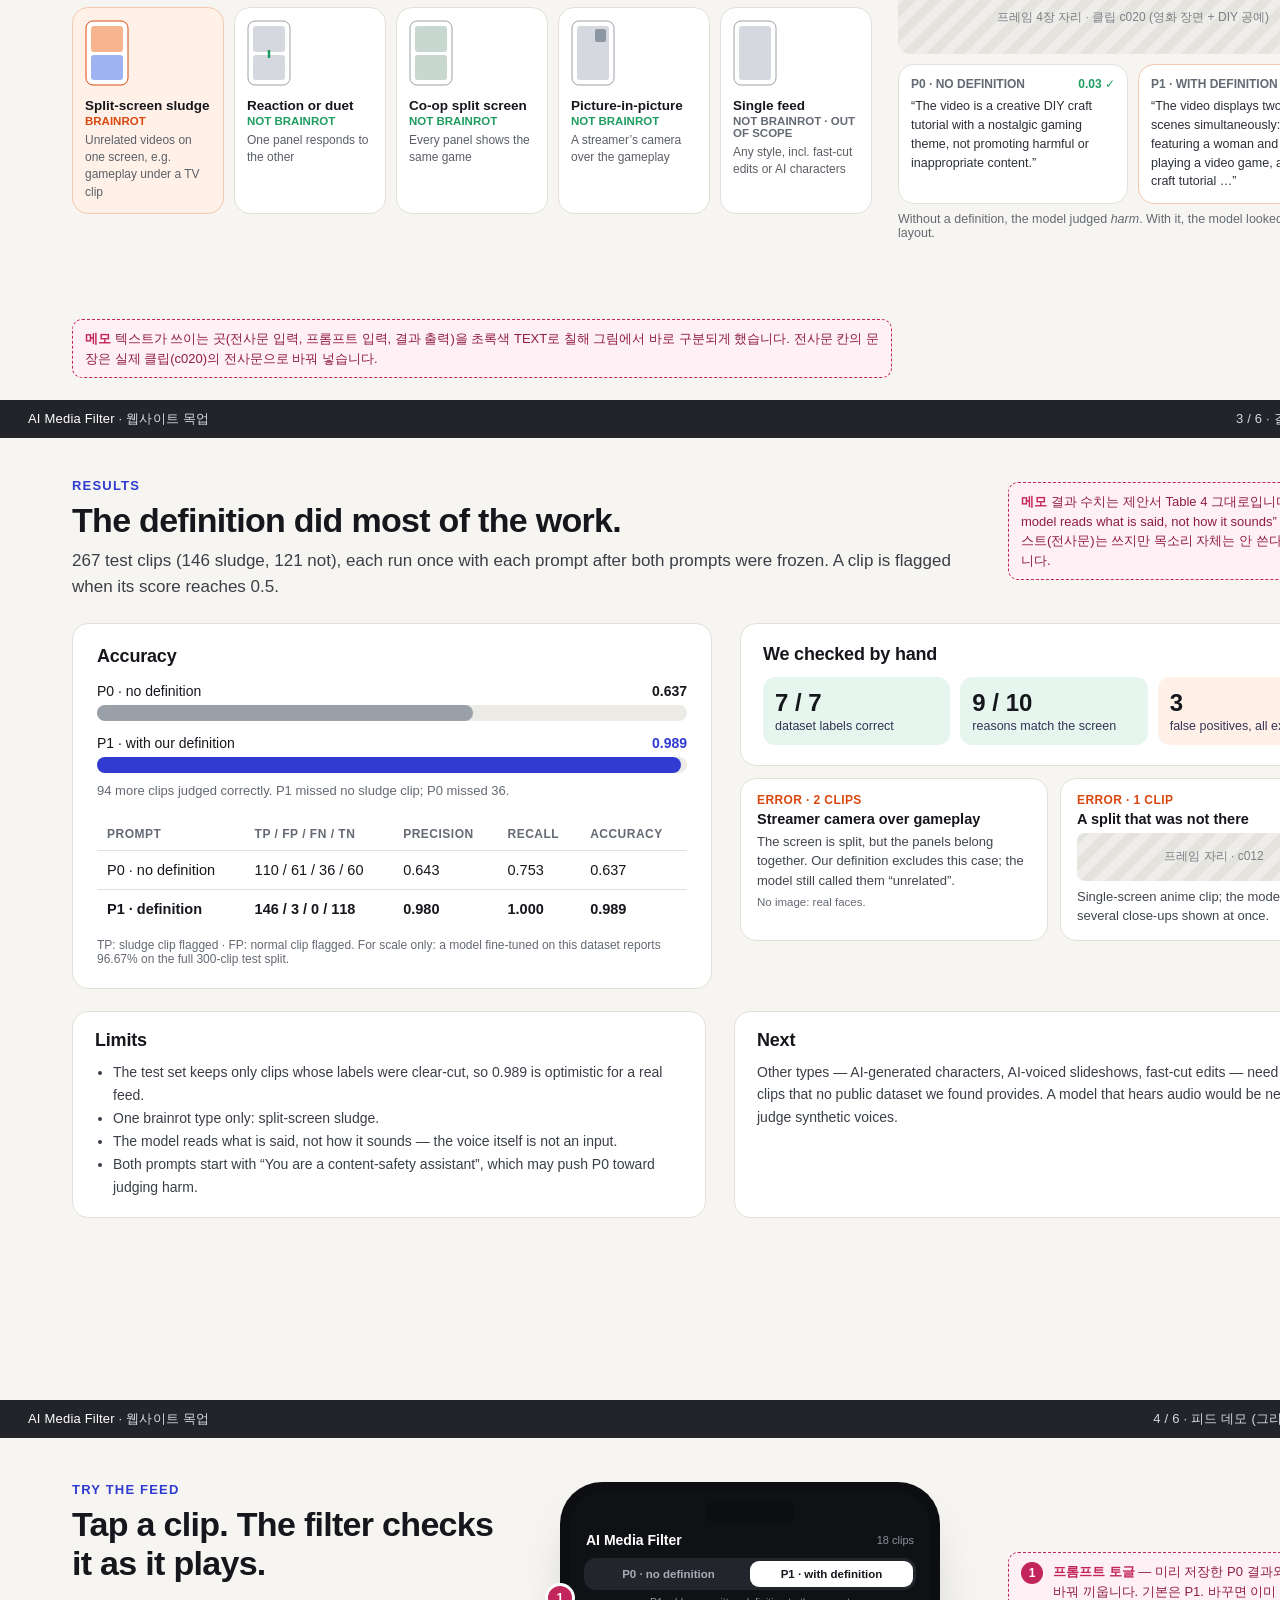
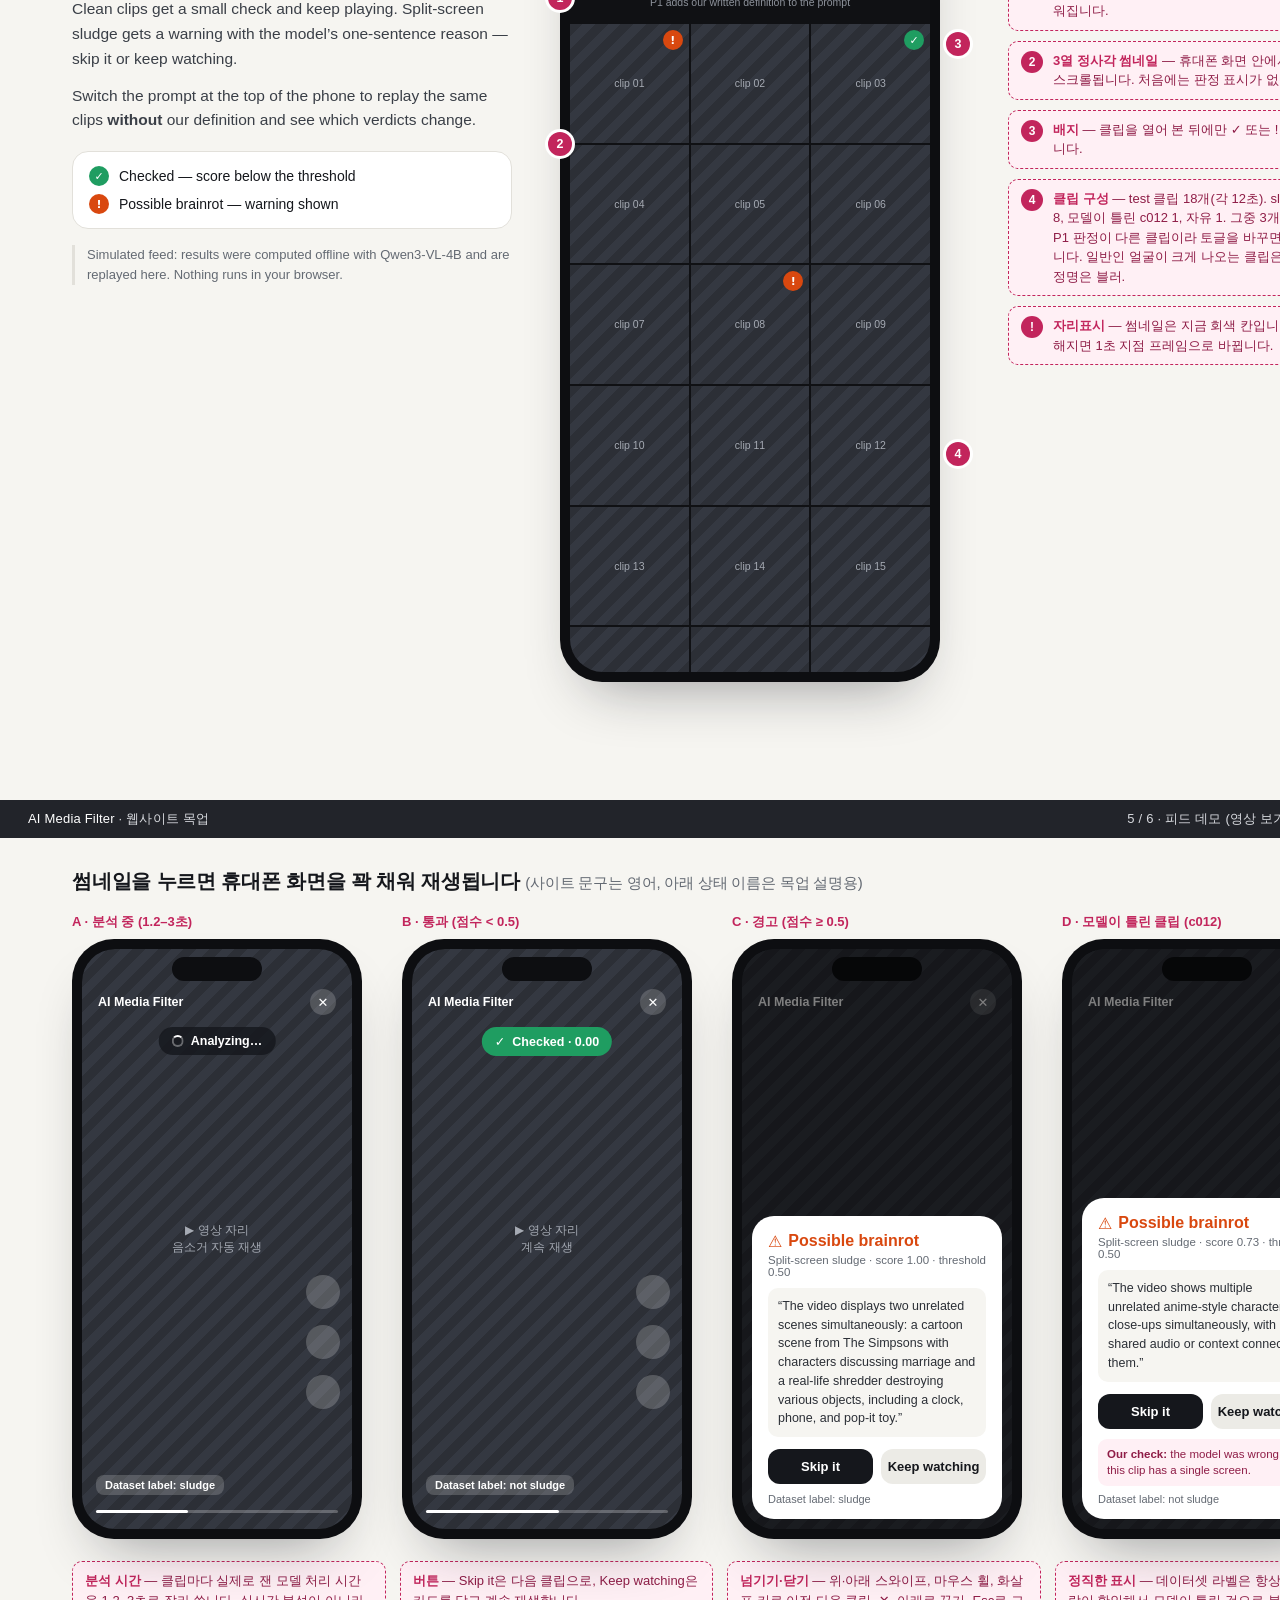
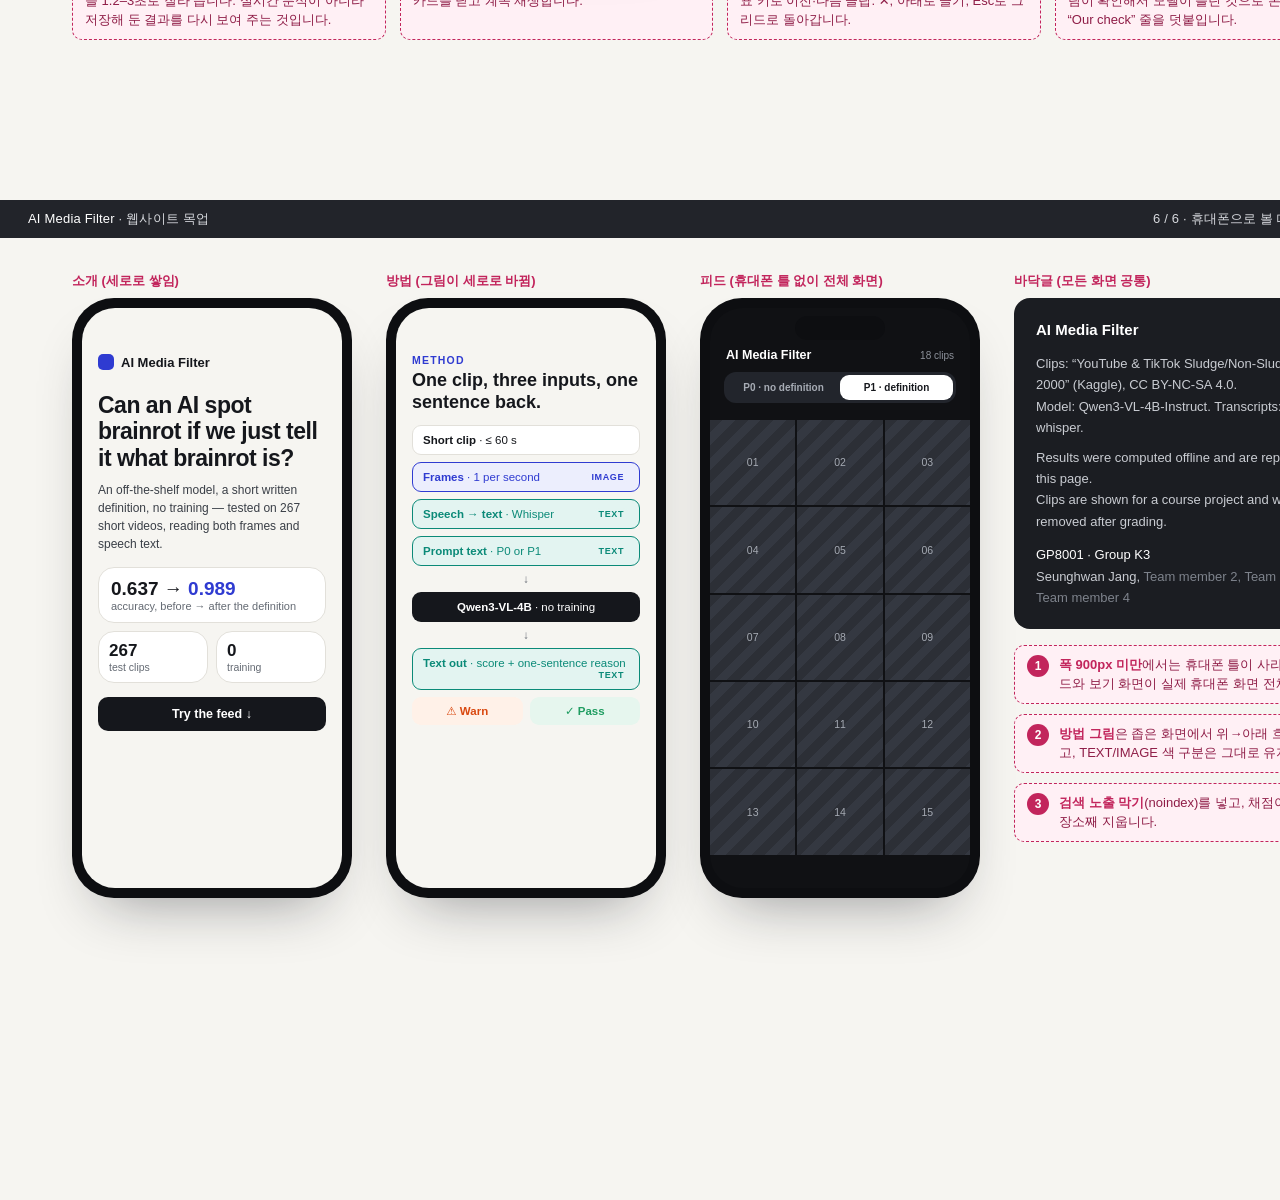
<file: design/mockup.html>
<!doctype html>
<html lang="en">
<head>
<meta charset="utf-8">
<title>AI Media Filter — website mockup</title>
<style>
@page { size: 1440px 1000px; margin: 0; }
:root {
  --bg: #f6f5f1; --paper: #ffffff; --ink: #15171c; --muted: #646a73; --line: #e2e0da;
  --brand: #2f3bd1; --brand-soft: #eceefd;
  --text: #0b8a78; --text-soft: #e3f4f1;
  --img: #2f3bd1; --img-soft: #eceefd;
  --warn: #d9480f; --warn-soft: #fff1e8; --ok: #1f9d61; --ok-soft: #e6f6ee;
  --note: #c2255c; --note-soft: #fff0f5;
}
* { box-sizing: border-box; margin: 0; padding: 0; }
html, body { background: var(--bg); }
body { font-family: "Noto Sans CJK KR", "Liberation Sans", "DejaVu Sans", sans-serif; color: var(--ink); -webkit-print-color-adjust: exact; print-color-adjust: exact; }
.page { width: 1440px; height: 1000px; position: relative; overflow: hidden; page-break-after: always; break-after: page; background: var(--bg); }
.page:last-child { page-break-after: auto; break-after: auto; }

/* mockup meta strip (not part of the site) */
.meta { height: 38px; display: flex; align-items: center; justify-content: space-between; padding: 0 28px; background: #22242a; color: #d7d9de; font-size: 13px; letter-spacing: .2px; }
.meta b { color: #fff; font-weight: 500; }
.meta .pill { background: var(--note); color: #fff; border-radius: 10px; padding: 2px 9px; font-size: 11.5px; margin-left: 10px; }

/* site chrome */
.site { position: absolute; top: 38px; left: 0; right: 0; bottom: 0; }
.nav { height: 60px; display: flex; align-items: center; justify-content: space-between; padding: 0 72px; border-bottom: 1px solid var(--line); background: var(--paper); }
.logo { display: flex; align-items: center; gap: 10px; font-weight: 700; font-size: 18px; letter-spacing: -.2px; }
.logo i { width: 26px; height: 26px; border-radius: 8px; background: var(--brand); display: inline-block; position: relative; }
.logo i::after { content: ""; position: absolute; left: 7px; top: 6px; width: 12px; height: 14px; border: 2.5px solid #fff; border-radius: 3px; }
.nav .links { display: flex; gap: 30px; font-size: 14.5px; color: var(--muted); }
.nav .links span:last-child { color: var(--brand); font-weight: 600; }
.wrap { padding: 0 72px; }
h1 { font-size: 54px; line-height: 1.08; letter-spacing: -1.4px; font-weight: 700; }
h2 { font-size: 34px; letter-spacing: -.7px; font-weight: 700; line-height: 1.15; }
h3 { font-size: 18px; font-weight: 700; letter-spacing: -.2px; }
.eyebrow { font-size: 13px; font-weight: 600; letter-spacing: 1.2px; text-transform: uppercase; color: var(--brand); }
.lead { font-size: 19px; line-height: 1.55; color: #3a3f47; }
p.body { font-size: 15.5px; line-height: 1.6; color: #3a3f47; }
.muted { color: var(--muted); }
.card { background: var(--paper); border: 1px solid var(--line); border-radius: 16px; }

/* placeholders */
.ph { background: repeating-linear-gradient(135deg, #e4e3de 0 9px, #eeede9 9px 18px); color: #7b7f86; display: flex; align-items: center; justify-content: center; text-align: center; font-size: 12px; line-height: 1.4; font-weight: 500; }
.ph.dark { background: repeating-linear-gradient(135deg, #2c2f36 0 9px, #343841 9px 18px); color: #a5aab3; }

/* annotation */
.note { border: 1.5px dashed var(--note); background: var(--note-soft); color: #8f1d47; border-radius: 10px; padding: 9px 12px; font-size: 13px; line-height: 1.5; }
.note b { color: var(--note); }
.pin { position: absolute; width: 24px; height: 24px; border-radius: 50%; background: var(--note); color: #fff; font-size: 12.5px; font-weight: 700; display: flex; align-items: center; justify-content: center; box-shadow: 0 0 0 3px #fff; z-index: 5; }
.notes-list { display: flex; flex-direction: column; gap: 10px; }
.notes-list .note { display: flex; gap: 10px; }
.notes-list .n { flex: 0 0 22px; height: 22px; border-radius: 50%; background: var(--note); color: #fff; font-size: 12px; font-weight: 700; display: flex; align-items: center; justify-content: center; }

/* tags */
.tag { display: inline-flex; align-items: center; gap: 5px; font-size: 11px; font-weight: 700; letter-spacing: .6px; padding: 3px 8px; border-radius: 6px; }
.tag.text { background: var(--text-soft); color: var(--text); }
.tag.img { background: var(--img-soft); color: var(--img); }

/* phone */
.phone { position: relative; border-radius: 42px; background: #0d0e11; padding: 10px; box-shadow: 0 30px 60px -30px rgba(20,22,30,.45); }
.screen { position: relative; width: 100%; height: 100%; border-radius: 33px; overflow: hidden; background: #000; }
.screen .ph.dark { position: absolute; inset: 0; }
.notch { position: absolute; top: 8px; left: 50%; transform: translateX(-50%); width: 90px; height: 24px; border-radius: 14px; background: #0d0e11; z-index: 3; }
.topbar { position: absolute; top: 40px; left: 0; right: 0; display: flex; justify-content: space-between; align-items: center; padding: 0 16px; color: #fff; font-size: 12.5px; font-weight: 600; z-index: 2; }
.x { width: 26px; height: 26px; border-radius: 50%; background: rgba(255,255,255,.18); display: flex; align-items: center; justify-content: center; font-size: 13px; }
.chip { position: absolute; top: 78px; left: 50%; transform: translateX(-50%); background: rgba(20,22,28,.78); color: #fff; font-size: 12.5px; font-weight: 600; padding: 7px 13px; border-radius: 20px; display: flex; align-items: center; gap: 7px; white-space: nowrap; z-index: 2; }
.chip.ok { background: var(--ok); }
.spin { width: 12px; height: 12px; border-radius: 50%; border: 2px solid rgba(255,255,255,.35); border-top-color: #fff; }
.actions { position: absolute; right: 12px; bottom: 120px; display: flex; flex-direction: column; gap: 16px; z-index: 2; }
.actions span { width: 34px; height: 34px; border-radius: 50%; background: rgba(255,255,255,.2); display: block; }
.caption { position: absolute; left: 14px; right: 60px; bottom: 34px; color: #fff; z-index: 2; }
.caption .lbl { display: inline-block; font-size: 11px; font-weight: 600; background: rgba(255,255,255,.18); padding: 4px 9px; border-radius: 8px; }
.progress { position: absolute; left: 14px; right: 14px; bottom: 16px; height: 3px; border-radius: 2px; background: rgba(255,255,255,.25); z-index: 2; }
.progress i { display: block; height: 100%; width: 38%; background: #fff; border-radius: 2px; }
.dim { position: absolute; inset: 0; background: rgba(0,0,0,.5); z-index: 3; }
.wcard { position: absolute; left: 10px; right: 10px; bottom: 10px; background: #fff; border-radius: 22px; padding: 16px 16px 14px; z-index: 4; }
.wcard .t { font-size: 16px; font-weight: 700; color: var(--warn); display: flex; gap: 6px; align-items: center; }
.wcard .s { font-size: 11.5px; color: var(--muted); margin-top: 3px; }
.wcard .r { font-size: 12.5px; line-height: 1.5; color: #2b2f36; margin-top: 10px; background: #f6f5f1; border-radius: 10px; padding: 9px 10px; }
.wcard .btns { display: flex; gap: 8px; margin-top: 12px; }
.wcard .btns div { flex: 1; text-align: center; font-size: 13px; font-weight: 700; padding: 10px 0; border-radius: 12px; }
.wcard .b1 { background: var(--ink); color: #fff; }
.wcard .b2 { background: #ecebe6; color: var(--ink); }
.wcard .err { margin-top: 10px; font-size: 11.5px; line-height: 1.45; color: #8f1d47; background: var(--note-soft); border-radius: 9px; padding: 7px 9px; }

/* grid inside phone */
.appbar { position: absolute; top: 34px; left: 0; right: 0; padding: 0 14px; z-index: 2; }
.appbar .row1 { display: flex; justify-content: space-between; align-items: center; color: #fff; font-size: 14px; font-weight: 700; padding: 6px 2px 10px; }
.seg { display: flex; background: #22252c; border-radius: 12px; padding: 3px; font-size: 11.5px; font-weight: 600; color: #a7acb5; }
.seg div { flex: 1; text-align: center; padding: 7px 0; border-radius: 9px; }
.seg .on { background: #fff; color: var(--ink); }
.seg-note { color: #8d929b; font-size: 10.5px; margin-top: 6px; text-align: center; }
.grid { position: absolute; top: 132px; left: 0; right: 0; bottom: 0; display: grid; grid-template-columns: repeat(3, 1fr); gap: 2px; align-content: start; }
.tile { position: relative; aspect-ratio: 1 / 1; }
.tile .ph.dark { position: absolute; inset: 0; font-size: 10.5px; }
.badge { position: absolute; top: 6px; right: 6px; width: 20px; height: 20px; border-radius: 50%; display: flex; align-items: center; justify-content: center; font-size: 11px; font-weight: 800; color: #fff; z-index: 2; font-family: "DejaVu Sans", sans-serif; }
.badge.w { background: var(--warn); } .badge.o { background: var(--ok); }

table.res { width: 100%; border-collapse: collapse; font-size: 14.5px; }
table.res th { text-align: left; font-size: 12px; letter-spacing: .5px; text-transform: uppercase; color: var(--muted); font-weight: 600; padding: 9px 10px; border-bottom: 1px solid var(--line); }
table.res td { padding: 11px 10px; border-bottom: 1px solid var(--line); font-variant-numeric: tabular-nums; }
table.res tr:last-child td { border-bottom: 0; }
.sym { font-family: "DejaVu Sans", sans-serif; }
</style>
</head>
<body>

<!-- ========================= PAGE 1: HERO + PROBLEM ========================= -->
<section class="page">
  <div class="meta"><span><b>AI Media Filter</b> · 웹사이트 목업 <span class="pill">분홍 점선 = 설명 메모 (사이트에는 안 나옴)</span></span><span>1 / 6 · 소개와 문제 · 데스크톱 1440px</span></div>
  <div class="site">
    <div class="nav">
      <div class="logo"><i></i>AI Media Filter</div>
      <div class="links"><span>Problem</span><span>Method</span><span>Results</span><span>Try the feed ↓</span></div>
    </div>

    <div class="wrap" style="display:grid; grid-template-columns: 1fr 270px 250px; gap: 44px; padding-top: 40px;">
      <div>
        <div style="display:flex; gap:8px; align-items:center;">
          <span class="eyebrow">GP8001 · Group K3</span>
          <span style="font-size:13px; color:var(--muted); margin-left:6px;">Seunghwan Jang, <span style="color:#a3a7ae">Team member 2, Team member 3, Team member 4</span></span>
        </div>
        <h1 style="margin-top:18px; max-width: 700px; font-size:50px;">Can an AI spot brainrot if we just tell it what brainrot is?</h1>
        <p class="lead" style="margin-top:20px; max-width: 700px;">We gave an off-the-shelf video-language model a short written definition of split-screen “sludge” — no training at all — and measured how its judgement changed on 267 short videos. It reads each clip’s frames <em>and</em> the text of what is said in it.</p>

        <div style="display:grid; grid-template-columns: repeat(3, 1fr); gap: 12px; margin-top: 26px;">
          <div class="card" style="padding:18px 20px;"><div style="font-size:30px; font-weight:700; letter-spacing:-.6px;">267</div><div class="muted" style="font-size:13.5px; margin-top:2px;">test clips from TikTok and YouTube</div></div>
          <div class="card" style="padding:18px 20px;"><div style="font-size:26px; font-weight:700; letter-spacing:-.6px; white-space:nowrap;">0.637 <span style="color:var(--muted); font-weight:400;">→</span> <span style="color:var(--brand)">0.989</span></div><div class="muted" style="font-size:13.5px; margin-top:2px;">accuracy, before → after adding the definition</div></div>
          <div class="card" style="padding:18px 20px;"><div style="font-size:30px; font-weight:700; letter-spacing:-.6px;">0</div><div class="muted" style="font-size:13.5px; margin-top:2px;">training — the definition is just prompt text</div></div>
        </div>

        <div style="display:flex; gap:12px; margin-top:28px; align-items:center;">
          <div style="background:var(--ink); color:#fff; font-weight:600; font-size:15px; padding:13px 22px; border-radius:12px;">Try the feed ↓</div>
          <div style="font-weight:600; font-size:15px; padding:13px 18px; border-radius:12px; border:1px solid var(--line); background:#fff;">How it works</div>
        </div>
      </div>

      <div style="position:relative;">
        <div class="phone" style="width:270px; height:520px;">
          <div class="screen">
            <div class="ph dark">▶ 히어로 영상 자리<br>(경고 카드가 뜨는 장면을<br>짧게 반복 재생)</div>
            <div class="notch"></div>
            <div class="dim"></div>
            <div class="wcard">
              <div class="t"><span class="sym">⚠</span> Possible brainrot</div>
              <div class="s">Split-screen sludge · score 1.00 · threshold 0.50</div>
              <div class="r">“The video displays two unrelated scenes simultaneously: a cartoon scene from The Simpsons … and a real-life shredder destroying various objects …”</div>
              <div class="btns"><div class="b1">Skip it</div><div class="b2">Keep watching</div></div>
            </div>
          </div>
        </div>
        <div class="pin" style="left:-12px; top:200px;">1</div>
      </div>
      <div class="notes-list" style="padding-top:20px;">
        <div class="note"><span class="n">1</span><div><b>히어로 영상 자리</b> — 데모 영상의 경고 장면을 짧게 반복 재생합니다. 영상이 정해지기 전까지는 회색 자리표시입니다. 경고 카드 문구는 c044의 실제 결과입니다.</div></div>
        <div class="note"><span class="n">T</span><div><b>텍스트 입력 표시</b> — 첫 문단에 “frames <i>and</i> the text of what is said”를 넣어, 전사문(텍스트)도 입력으로 쓴다는 점을 첫 화면부터 밝힙니다.</div></div>
        <div class="note"><span class="n">?</span><div><b>팀원 2–4</b>는 자리표시라 연한 회색입니다. 이름은 site.json 한 곳에서 바꿉니다.</div></div>
      </div>
    </div>

    <!-- problem band -->
    <div style="position:absolute; left:0; right:0; bottom:0; height:280px; background:var(--paper); border-top:1px solid var(--line);">
      <div class="wrap" style="display:grid; grid-template-columns: 420px 1fr; gap: 64px; padding-top: 36px;">
        <div>
          <div class="eyebrow">The problem</div>
          <h2 style="margin-top:10px;">Platforms flag what is illegal, not what is empty.</h2>
        </div>
        <div>
          <p class="body" style="font-size:16.5px;">TikTok, Instagram and YouTube already remove scams and label deepfakes. Brainrot breaks no rule — it is exactly what a feed tuned for watch time is built to serve — so nothing tells the viewer when a clip is merely hollow. We ask whether a model can give that signal, and say why in one sentence.</p>
          <div style="display:grid; grid-template-columns: 1fr 1fr; gap:14px; margin-top:20px;">
            <div class="card" style="padding:14px 16px; background:var(--ok-soft); border-color:#cdebdc;"><div style="font-size:12px; font-weight:700; color:var(--ok); letter-spacing:.5px;">ALREADY FLAGGED</div><div style="font-size:14.5px; margin-top:4px;">Scams, deepfakes, illegal content</div></div>
            <div class="card" style="padding:14px 16px; background:var(--warn-soft); border-color:#f6d6c3;"><div style="font-size:12px; font-weight:700; color:var(--warn); letter-spacing:.5px;">NO SIGNAL TODAY</div><div style="font-size:14.5px; margin-top:4px;">Hollow, attention-bait content (“brainrot”)</div></div>
          </div>
        </div>
      </div>
    </div>
  </div>
</section>

<!-- ========================= PAGE 2: METHOD ========================= -->
<section class="page">
  <div class="meta"><span><b>AI Media Filter</b> · 웹사이트 목업</span><span>2 / 6 · 방법 · 데스크톱 1440px</span></div>
  <div class="site" style="background:var(--bg);">
    <div class="wrap" style="padding-top: 40px;">
      <div class="eyebrow">Method</div>
      <div style="display:flex; justify-content:space-between; align-items:flex-end;">
        <h2 style="margin-top:8px;">One clip, three inputs, one sentence back.</h2>
        <div style="display:flex; gap:10px; align-items:center; font-size:13px; color:var(--muted);">
          <span class="tag img">IMAGE</span> what the model sees
          <span class="tag text" style="margin-left:10px;">TEXT</span> what the model reads and writes
        </div>
      </div>

      <!-- pipeline -->
      <div class="card" style="margin-top:20px; padding: 18px 20px 14px;">
        <svg width="1256" height="300" viewBox="0 0 1256 300" font-family="Noto Sans CJK KR, Liberation Sans, sans-serif">
          <defs>
            <marker id="ah" viewBox="0 0 10 10" refX="9" refY="5" markerWidth="7" markerHeight="7" orient="auto-start-reverse"><path d="M0,0 L10,5 L0,10 z" fill="#8a8f98"/></marker>
            <marker id="aht" viewBox="0 0 10 10" refX="9" refY="5" markerWidth="7" markerHeight="7" orient="auto-start-reverse"><path d="M0,0 L10,5 L0,10 z" fill="#0b8a78"/></marker>
            <marker id="ahi" viewBox="0 0 10 10" refX="9" refY="5" markerWidth="7" markerHeight="7" orient="auto-start-reverse"><path d="M0,0 L10,5 L0,10 z" fill="#2f3bd1"/></marker>
          </defs>
          <!-- clip -->
          <rect x="4" y="100" width="150" height="96" rx="14" fill="#fff" stroke="#c9c7c0"/>
          <rect x="22" y="116" width="36" height="64" rx="7" fill="#e4e3de"/>
          <text x="70" y="140" font-size="15" font-weight="700" fill="#15171c">Short clip</text>
          <text x="70" y="160" font-size="12.5" fill="#646a73">≤ 60 s · video</text>
          <text x="70" y="177" font-size="12.5" fill="#646a73">+ audio</text>

          <!-- frames branch -->
          <path d="M154 130 C 200 130, 200 48, 246 48" fill="none" stroke="#2f3bd1" stroke-width="2" marker-end="url(#ahi)"/>
          <rect x="250" y="12" width="250" height="72" rx="12" fill="#eceefd" stroke="#2f3bd1" stroke-width="1.4"/>
          <rect x="266" y="26" width="26" height="44" rx="4" fill="#c9cdf7"/><rect x="296" y="26" width="26" height="44" rx="4" fill="#c9cdf7"/><rect x="326" y="26" width="26" height="44" rx="4" fill="#c9cdf7"/>
          <text x="364" y="42" font-size="14.5" font-weight="700" fill="#2f3bd1">Frames</text>
          <text x="364" y="61" font-size="12.5" fill="#3a3f8f">1 per second</text>

          <!-- transcript branch -->
          <path d="M154 166 C 200 166, 200 148, 246 148" fill="none" stroke="#0b8a78" stroke-width="2" marker-end="url(#aht)"/>
          <rect x="250" y="106" width="250" height="84" rx="12" fill="#e3f4f1" stroke="#0b8a78" stroke-width="1.4"/>
          <text x="266" y="128" font-size="14.5" font-weight="700" fill="#0b8a78">Speech → text</text>
          <text x="266" y="147" font-size="12.5" fill="#20635a">Whisper transcript</text>
          <rect x="266" y="156" width="218" height="24" rx="6" fill="#fff" stroke="#a9dcd4"/>
          <text x="275" y="172" font-size="11.5" fill="#20635a">“[전사문 일부 — 실제 클립에서 채움]”</text>

          <!-- prompt branch -->
          <rect x="250" y="210" width="250" height="84" rx="12" fill="#e3f4f1" stroke="#0b8a78" stroke-width="1.4"/>
          <text x="266" y="232" font-size="14.5" font-weight="700" fill="#0b8a78">Prompt text</text>
          <text x="266" y="252" font-size="12.5" fill="#20635a">P0 · “Is this video brainrot?”</text>
          <text x="266" y="272" font-size="12.5" fill="#20635a">P1 · same question + our definition</text>
          <text x="266" y="287" font-size="10.5" fill="#5c8f87">written by us, not from the clip</text>

          <!-- into model -->
          <path d="M500 48 C 540 48, 540 128, 576 128" fill="none" stroke="#2f3bd1" stroke-width="2" marker-end="url(#ahi)"/>
          <path d="M500 148 L 576 148" fill="none" stroke="#0b8a78" stroke-width="2" marker-end="url(#aht)"/>
          <path d="M500 252 C 540 252, 540 168, 576 168" fill="none" stroke="#0b8a78" stroke-width="2" marker-end="url(#aht)"/>
          <rect x="580" y="96" width="200" height="104" rx="14" fill="#15171c"/>
          <text x="680" y="138" text-anchor="middle" font-size="16" font-weight="700" fill="#fff">Qwen3-VL-4B</text>
          <text x="680" y="160" text-anchor="middle" font-size="12.5" fill="#b9bdc6">zero-shot · no training</text>
          <text x="680" y="178" text-anchor="middle" font-size="12.5" fill="#b9bdc6">one RTX 4090, ~2 s per clip</text>

          <!-- output -->
          <path d="M780 148 L 836 148" fill="none" stroke="#0b8a78" stroke-width="2" marker-end="url(#aht)"/>
          <rect x="840" y="88" width="230" height="120" rx="12" fill="#e3f4f1" stroke="#0b8a78" stroke-width="1.4"/>
          <text x="856" y="110" font-size="14.5" font-weight="700" fill="#0b8a78">Text out</text>
          <text x="856" y="134" font-size="12" fill="#20635a" font-family="DejaVu Sans Mono, monospace">{"score": 1.00,</text>
          <text x="856" y="152" font-size="12" fill="#20635a" font-family="DejaVu Sans Mono, monospace"> "reason": "Two unrelated</text>
          <text x="856" y="170" font-size="12" fill="#20635a" font-family="DejaVu Sans Mono, monospace">  scenes play at the</text>
          <text x="856" y="188" font-size="12" fill="#20635a" font-family="DejaVu Sans Mono, monospace">  same time …"}</text>

          <!-- decision -->
          <path d="M1070 128 C 1100 128, 1100 92, 1124 92" fill="none" stroke="#8a8f98" stroke-width="2" marker-end="url(#ah)"/>
          <path d="M1070 168 C 1100 168, 1100 204, 1124 204" fill="none" stroke="#8a8f98" stroke-width="2" marker-end="url(#ah)"/>
          <rect x="1128" y="66" width="124" height="52" rx="12" fill="#fff1e8" stroke="#d9480f"/>
          <text x="1190" y="88" text-anchor="middle" font-size="13.5" font-weight="700" fill="#d9480f">⚠ Warn</text>
          <text x="1190" y="106" text-anchor="middle" font-size="11.5" fill="#9a3a10">score ≥ threshold</text>
          <rect x="1128" y="178" width="124" height="52" rx="12" fill="#e6f6ee" stroke="#1f9d61"/>
          <text x="1190" y="200" text-anchor="middle" font-size="13.5" font-weight="700" fill="#1f9d61">✓ Pass</text>
          <text x="1190" y="218" text-anchor="middle" font-size="11.5" fill="#17744a">score below it</text>
        </svg>
        <div style="display:flex; justify-content:space-between; align-items:center; margin-top:4px;">
          <p class="body" style="font-size:14.5px;"><b style="color:var(--text)">Text is used three times:</b> the clip’s speech goes in as a transcript, our definition goes in as prompt text, and the verdict comes out as a score with a one-sentence reason.</p>
        </div>
      </div>

      <div style="display:grid; grid-template-columns: 1fr 470px; gap: 26px; margin-top: 22px;">
        <!-- definition cards -->
        <div>
          <h3>Our definition, in five cases</h3>
          <p class="body muted" style="font-size:14px; margin-top:4px;">This exact text is what P1 adds to the prompt.</p>
          <div style="display:grid; grid-template-columns: repeat(5, 1fr); gap: 10px; margin-top: 12px;">
            <div class="card" style="padding:12px; border-color:#f3c9b1; background:var(--warn-soft);">
              <svg width="44" height="66"><rect x="1" y="1" width="42" height="64" rx="7" fill="#fff" stroke="#d9480f"/><rect x="6" y="6" width="32" height="26" rx="3" fill="#f6b48f"/><rect x="6" y="35" width="32" height="25" rx="3" fill="#9fb2f2"/></svg>
              <div style="font-size:13.5px; font-weight:700; margin-top:8px;">Split-screen sludge</div>
              <div style="font-size:11.5px; font-weight:700; color:var(--warn); margin-top:2px;">BRAINROT</div>
              <div style="font-size:12px; color:#5b5f66; margin-top:5px; line-height:1.45;">Unrelated videos on one screen, e.g. gameplay under a TV clip</div>
            </div>
            <div class="card" style="padding:12px;">
              <svg width="44" height="66"><rect x="1" y="1" width="42" height="64" rx="7" fill="#fff" stroke="#9aa0a8"/><rect x="6" y="6" width="32" height="26" rx="3" fill="#d5d8de"/><rect x="6" y="35" width="32" height="25" rx="3" fill="#d5d8de"/><path d="M22 30 v8" stroke="#1f9d61" stroke-width="2.5"/></svg>
              <div style="font-size:13.5px; font-weight:700; margin-top:8px;">Reaction or duet</div>
              <div style="font-size:11.5px; font-weight:700; color:var(--ok); margin-top:2px;">NOT BRAINROT</div>
              <div style="font-size:12px; color:#5b5f66; margin-top:5px; line-height:1.45;">One panel responds to the other</div>
            </div>
            <div class="card" style="padding:12px;">
              <svg width="44" height="66"><rect x="1" y="1" width="42" height="64" rx="7" fill="#fff" stroke="#9aa0a8"/><rect x="6" y="6" width="32" height="26" rx="3" fill="#c8d7cf"/><rect x="6" y="35" width="32" height="25" rx="3" fill="#c8d7cf"/></svg>
              <div style="font-size:13.5px; font-weight:700; margin-top:8px;">Co-op split screen</div>
              <div style="font-size:11.5px; font-weight:700; color:var(--ok); margin-top:2px;">NOT BRAINROT</div>
              <div style="font-size:12px; color:#5b5f66; margin-top:5px; line-height:1.45;">Every panel shows the same game</div>
            </div>
            <div class="card" style="padding:12px;">
              <svg width="44" height="66"><rect x="1" y="1" width="42" height="64" rx="7" fill="#fff" stroke="#9aa0a8"/><rect x="6" y="6" width="32" height="54" rx="3" fill="#d5d8de"/><rect x="24" y="9" width="11" height="13" rx="2" fill="#8d96a3"/></svg>
              <div style="font-size:13.5px; font-weight:700; margin-top:8px;">Picture-in-picture</div>
              <div style="font-size:11.5px; font-weight:700; color:var(--ok); margin-top:2px;">NOT BRAINROT</div>
              <div style="font-size:12px; color:#5b5f66; margin-top:5px; line-height:1.45;">A streamer’s camera over the gameplay</div>
            </div>
            <div class="card" style="padding:12px;">
              <svg width="44" height="66"><rect x="1" y="1" width="42" height="64" rx="7" fill="#fff" stroke="#9aa0a8"/><rect x="6" y="6" width="32" height="54" rx="3" fill="#d5d8de"/></svg>
              <div style="font-size:13.5px; font-weight:700; margin-top:8px;">Single feed</div>
              <div style="font-size:11.5px; font-weight:700; color:var(--muted); margin-top:2px;">NOT BRAINROT · OUT OF SCOPE</div>
              <div style="font-size:12px; color:#5b5f66; margin-top:5px; line-height:1.45;">Any style, incl. fast-cut edits or AI characters</div>
            </div>
          </div>
        </div>

        <!-- P0 vs P1 -->
        <div>
          <h3>Same clip, same model — only the prompt text changed</h3>
          <div class="ph" style="height:74px; border-radius:12px; margin-top:12px;">프레임 4장 자리 · 클립 c020 (영화 장면 + DIY 공예)</div>
          <div style="display:grid; grid-template-columns: 1fr 1fr; gap:10px; margin-top:10px;">
            <div class="card" style="padding:12px;">
              <div style="display:flex; justify-content:space-between;"><span style="font-size:12px; font-weight:700; color:var(--muted);">P0 · NO DEFINITION</span><span style="font-size:12px; font-weight:700; color:var(--ok);">0.03 ✓</span></div>
              <div style="font-size:12.5px; line-height:1.5; margin-top:6px; color:#2b2f36;">“The video is a creative DIY craft tutorial with a nostalgic gaming theme, not promoting harmful or inappropriate content.”</div>
            </div>
            <div class="card" style="padding:12px; border-color:#f3c9b1;">
              <div style="display:flex; justify-content:space-between;"><span style="font-size:12px; font-weight:700; color:var(--muted);">P1 · WITH DEFINITION</span><span style="font-size:12px; font-weight:700; color:var(--warn);">1.00 ⚠</span></div>
              <div style="font-size:12.5px; line-height:1.5; margin-top:6px; color:#2b2f36;">“The video displays two unrelated scenes simultaneously: a movie clip featuring a woman and a boy playing a video game, and a DIY craft tutorial …”</div>
            </div>
          </div>
          <div style="font-size:12.5px; color:var(--muted); margin-top:8px;">Without a definition, the model judged <i>harm</i>. With it, the model looked at the screen layout.</div>
        </div>
      </div>
    </div>
        <div class="note" style="position:absolute; left:72px; bottom:22px; width:820px;"><b>메모</b> 텍스트가 쓰이는 곳(전사문 입력, 프롬프트 입력, 결과 출력)을 초록색 TEXT로 칠해 그림에서 바로 구분되게 했습니다. 전사문 칸의 문장은 실제 클립(c020)의 전사문으로 바꿔 넣습니다.</div>
  </div>
</section>

<!-- ========================= PAGE 3: RESULTS ========================= -->
<section class="page">
  <div class="meta"><span><b>AI Media Filter</b> · 웹사이트 목업</span><span>3 / 6 · 결과 · 데스크톱 1440px</span></div>
  <div class="site">
    <div class="wrap" style="padding-top: 40px;">
      <div class="eyebrow">Results</div>
      <h2 style="margin-top:8px;">The definition did most of the work.</h2>
      <p class="lead" style="font-size:17px; margin-top:8px; max-width: 900px;">267 test clips (146 sludge, 121 not), each run once with each prompt after both prompts were frozen. A clip is flagged when its score reaches 0.5.</p>

      <div style="display:grid; grid-template-columns: 640px 1fr; gap: 28px; margin-top: 22px;">
        <div class="card" style="padding: 22px 24px;">
          <h3>Accuracy</h3>
          <div style="margin-top:16px;">
            <div style="display:flex; justify-content:space-between; font-size:14px;"><span>P0 · no definition</span><b>0.637</b></div>
            <div style="height:16px; background:#ecebe6; border-radius:8px; margin-top:6px;"><div style="width:63.7%; height:100%; background:#9aa0a8; border-radius:8px;"></div></div>
            <div style="display:flex; justify-content:space-between; font-size:14px; margin-top:14px;"><span>P1 · with our definition</span><b style="color:var(--brand)">0.989</b></div>
            <div style="height:16px; background:#ecebe6; border-radius:8px; margin-top:6px;"><div style="width:98.9%; height:100%; background:var(--brand); border-radius:8px;"></div></div>
            <div class="muted" style="font-size:13px; margin-top:10px;">94 more clips judged correctly. P1 missed no sludge clip; P0 missed 36.</div>
          </div>
          <table class="res" style="margin-top:20px;">
            <tr><th>Prompt</th><th>TP / FP / FN / TN</th><th>Precision</th><th>Recall</th><th>Accuracy</th></tr>
            <tr><td>P0 · no definition</td><td>110 / 61 / 36 / 60</td><td>0.643</td><td>0.753</td><td>0.637</td></tr>
            <tr><td><b>P1 · definition</b></td><td><b>146 / 3 / 0 / 118</b></td><td><b>0.980</b></td><td><b>1.000</b></td><td><b>0.989</b></td></tr>
          </table>
          <div class="muted" style="font-size:12px; margin-top:10px;">TP: sludge clip flagged · FP: normal clip flagged. For scale only: a model fine-tuned on this dataset reports 96.67% on the full 300-clip test split.</div>
        </div>

        <div>
          <div class="card" style="padding: 20px 22px;">
            <h3>We checked by hand</h3>
            <div style="display:grid; grid-template-columns: repeat(3, 1fr); gap: 10px; margin-top: 12px;">
              <div style="background:var(--ok-soft); border-radius:12px; padding:12px;"><div style="font-size:24px; font-weight:700;">7 / 7</div><div style="font-size:12.5px; color:#335; margin-top:2px;">dataset labels correct</div></div>
              <div style="background:var(--ok-soft); border-radius:12px; padding:12px;"><div style="font-size:24px; font-weight:700;">9 / 10</div><div style="font-size:12.5px; color:#335; margin-top:2px;">reasons match the screen</div></div>
              <div style="background:var(--warn-soft); border-radius:12px; padding:12px;"><div style="font-size:24px; font-weight:700;">3</div><div style="font-size:12.5px; color:#335; margin-top:2px;">false positives, all explained</div></div>
            </div>
          </div>
          <div style="display:grid; grid-template-columns: 1fr 1fr; gap: 12px; margin-top: 12px;">
            <div class="card" style="padding: 14px 16px;">
              <div style="font-size:12px; font-weight:700; color:var(--warn); letter-spacing:.4px;">ERROR · 2 CLIPS</div>
              <div style="font-size:14.5px; font-weight:700; margin-top:4px;">Streamer camera over gameplay</div>
              <div style="font-size:13px; line-height:1.5; color:#41464e; margin-top:5px;">The screen is split, but the panels belong together. Our definition excludes this case; the model still called them “unrelated”.</div>
              <div class="muted" style="font-size:11.5px; margin-top:6px;">No image: real faces.</div>
            </div>
            <div class="card" style="padding: 14px 16px;">
              <div style="font-size:12px; font-weight:700; color:var(--warn); letter-spacing:.4px;">ERROR · 1 CLIP</div>
              <div style="font-size:14.5px; font-weight:700; margin-top:4px;">A split that was not there</div>
              <div class="ph" style="height:48px; border-radius:8px; margin-top:6px;">프레임 자리 · c012</div>
              <div style="font-size:13px; line-height:1.5; color:#41464e; margin-top:6px;">Single-screen anime clip; the model described several close-ups shown at once.</div>
            </div>
          </div>
        </div>
      </div>

      <div style="display:grid; grid-template-columns: 1fr 1fr; gap: 28px; margin-top: 22px;">
        <div class="card" style="padding: 18px 22px;">
          <h3>Limits</h3>
          <ul style="margin: 10px 0 0 18px; font-size:14px; line-height:1.65; color:#3a3f47;">
            <li>The test set keeps only clips whose labels were clear-cut, so 0.989 is optimistic for a real feed.</li>
            <li>One brainrot type only: split-screen sludge.</li>
            <li>The model reads what is said, not how it sounds — the voice itself is not an input.</li>
            <li>Both prompts start with “You are a content-safety assistant”, which may push P0 toward judging harm.</li>
          </ul>
        </div>
        <div class="card" style="padding: 18px 22px;">
          <h3>Next</h3>
          <p class="body" style="font-size:14px; margin-top:10px;">Other types — AI-generated characters, AI-voiced slideshows, fast-cut edits — need labelled clips that no public dataset we found provides. A model that hears audio would be needed to judge synthetic voices.</p>
        </div>
      </div>
    </div>
    <div class="note" style="position:absolute; right:72px; top:44px; width:360px;"><b>메모</b> 결과 수치는 제안서 Table 4 그대로입니다. “The model reads what is said, not how it sounds” 한 줄로, 텍스트(전사문)는 쓰지만 목소리 자체는 안 쓴다는 점을 밝힙니다.</div>
  </div>
</section>

<!-- ========================= PAGE 4: FEED (GRID) ========================= -->
<section class="page">
  <div class="meta"><span><b>AI Media Filter</b> · 웹사이트 목업</span><span>4 / 6 · 피드 데모 (그리드) · 데스크톱 1440px</span></div>
  <div class="site">
    <div class="wrap" style="display:grid; grid-template-columns: 440px 400px 1fr; gap: 48px; padding-top: 44px;">
      <div>
        <div class="eyebrow">Try the feed</div>
        <h2 style="margin-top:8px;">Tap a clip. The filter checks it as it plays.</h2>
        <p class="body" style="margin-top:14px;">Clean clips get a small check and keep playing. Split-screen sludge gets a warning with the model’s one-sentence reason — skip it or keep watching.</p>
        <p class="body" style="margin-top:12px;">Switch the prompt at the top of the phone to replay the same clips <b>without</b> our definition and see which verdicts change.</p>
        <div class="card" style="padding:14px 16px; margin-top:18px;">
          <div style="display:flex; align-items:center; gap:10px; font-size:14px;"><span class="badge o" style="position:static;">✓</span> Checked — score below the threshold</div>
          <div style="display:flex; align-items:center; gap:10px; font-size:14px; margin-top:8px;"><span class="badge w" style="position:static;">!</span> Possible brainrot — warning shown</div>
        </div>
        <div style="margin-top:16px; font-size:13px; line-height:1.55; color:var(--muted); border-left:3px solid var(--line); padding-left:12px;">Simulated feed: results were computed offline with Qwen3-VL-4B and are replayed here. Nothing runs in your browser.</div>
      </div>

      <div style="position:relative;">
        <div class="phone" style="width:380px; height:800px;">
          <div class="screen" style="background:#101114;">
            <div class="notch"></div>
            <div class="appbar">
              <div class="row1"><span>AI Media Filter</span><span style="font-size:11px; color:#8d929b; font-weight:500;">18 clips</span></div>
              <div class="seg"><div>P0 · no definition</div><div class="on">P1 · with definition</div></div>
              <div class="seg-note">P1 adds our written definition to the prompt</div>
            </div>
            <div class="grid">
              <div class="tile"><div class="ph dark">clip 01</div><div class="badge w">!</div></div>
              <div class="tile"><div class="ph dark">clip 02</div></div>
              <div class="tile"><div class="ph dark">clip 03</div><div class="badge o">✓</div></div>
              <div class="tile"><div class="ph dark">clip 04</div></div>
              <div class="tile"><div class="ph dark">clip 05</div></div>
              <div class="tile"><div class="ph dark">clip 06</div></div>
              <div class="tile"><div class="ph dark">clip 07</div></div>
              <div class="tile"><div class="ph dark">clip 08</div><div class="badge w">!</div></div>
              <div class="tile"><div class="ph dark">clip 09</div></div>
              <div class="tile"><div class="ph dark">clip 10</div></div>
              <div class="tile"><div class="ph dark">clip 11</div></div>
              <div class="tile"><div class="ph dark">clip 12</div></div>
              <div class="tile"><div class="ph dark">clip 13</div></div>
              <div class="tile"><div class="ph dark">clip 14</div></div>
              <div class="tile"><div class="ph dark">clip 15</div></div>
              <div class="tile"><div class="ph dark">clip 16</div></div>
              <div class="tile"><div class="ph dark">clip 17</div></div>
              <div class="tile"><div class="ph dark">clip 18</div></div>
            </div>
          </div>
        </div>
        <div class="pin" style="left:-12px; top:104px;">1</div>
        <div class="pin" style="left:-12px; top:250px;">2</div>
        <div class="pin" style="left:386px; top:150px;">3</div>
        <div class="pin" style="left:386px; top:560px;">4</div>
      </div>

      <div class="notes-list" style="padding-top: 70px;">
        <div class="note"><span class="n">1</span><div><b>프롬프트 토글</b> — 미리 저장한 P0 결과와 P1 결과를 바꿔 끼웁니다. 기본은 P1. 바꾸면 이미 본 배지가 지워집니다.</div></div>
        <div class="note"><span class="n">2</span><div><b>3열 정사각 썸네일</b> — 휴대폰 화면 안에서만 세로로 스크롤됩니다. 처음에는 판정 표시가 없습니다.</div></div>
        <div class="note"><span class="n">3</span><div><b>배지</b> — 클립을 열어 본 뒤에만 ✓ 또는 ! 배지가 붙습니다.</div></div>
        <div class="note"><span class="n">4</span><div><b>클립 구성</b> — test 클립 18개(각 12초). sludge 8, 일반 8, 모델이 틀린 c012 1, 자유 1. 그중 3개 이상은 P0와 P1 판정이 다른 클립이라 토글을 바꾸면 차이가 보입니다. 일반인 얼굴이 크게 나오는 클립은 빼고, @계정명은 블러.</div></div>
        <div class="note"><span class="n">!</span><div><b>자리표시</b> — 썸네일은 지금 회색 칸입니다. 클립이 정해지면 1초 지점 프레임으로 바뀝니다.</div></div>
      </div>
    </div>
  </div>
</section>

<!-- ========================= PAGE 5: VIEWER STATES ========================= -->
<section class="page">
  <div class="meta"><span><b>AI Media Filter</b> · 웹사이트 목업</span><span>5 / 6 · 피드 데모 (영상 보기 화면의 네 가지 상태)</span></div>
  <div class="site">
    <div class="wrap" style="padding-top: 30px;">
      <h3 style="font-size:20px;">썸네일을 누르면 휴대폰 화면을 꽉 채워 재생됩니다 <span class="muted" style="font-weight:400; font-size:15px;">(사이트 문구는 영어, 아래 상태 이름은 목업 설명용)</span></h3>
      <div style="display:grid; grid-template-columns: repeat(4, 290px); gap: 40px; margin-top: 18px;">

        <!-- A analyzing -->
        <div>
          <div style="font-size:13px; font-weight:700; color:var(--note); margin-bottom:8px;">A · 분석 중 (1.2–3초)</div>
          <div class="phone" style="width:290px; height:600px;"><div class="screen">
            <div class="ph dark">▶ 영상 자리<br>음소거 자동 재생</div>
            <div class="notch"></div>
            <div class="topbar"><span>AI Media Filter</span><span class="x">✕</span></div>
            <div class="chip"><span class="spin"></span>Analyzing…</div>
            <div class="actions"><span></span><span></span><span></span></div>
            <div class="caption"><span class="lbl">Dataset label: sludge</span></div>
            <div class="progress"><i></i></div>
          </div></div>
        </div>

        <!-- B checked -->
        <div>
          <div style="font-size:13px; font-weight:700; color:var(--note); margin-bottom:8px;">B · 통과 (점수 &lt; 0.5)</div>
          <div class="phone" style="width:290px; height:600px;"><div class="screen">
            <div class="ph dark">▶ 영상 자리<br>계속 재생</div>
            <div class="notch"></div>
            <div class="topbar"><span>AI Media Filter</span><span class="x">✕</span></div>
            <div class="chip ok"><span class="sym">✓</span> Checked · 0.00</div>
            <div class="actions"><span></span><span></span><span></span></div>
            <div class="caption"><span class="lbl">Dataset label: not sludge</span></div>
            <div class="progress"><i style="width:55%"></i></div>
          </div></div>
        </div>

        <!-- C warning -->
        <div>
          <div style="font-size:13px; font-weight:700; color:var(--note); margin-bottom:8px;">C · 경고 (점수 ≥ 0.5)</div>
          <div class="phone" style="width:290px; height:600px;"><div class="screen">
            <div class="ph dark">▶ 영상 자리 · c044</div>
            <div class="notch"></div>
            <div class="topbar"><span>AI Media Filter</span><span class="x">✕</span></div>
            <div class="dim"></div>
            <div class="wcard">
              <div class="t"><span class="sym">⚠</span> Possible brainrot</div>
              <div class="s">Split-screen sludge · score 1.00 · threshold 0.50</div>
              <div class="r">“The video displays two unrelated scenes simultaneously: a cartoon scene from The Simpsons with characters discussing marriage and a real-life shredder destroying various objects, including a clock, phone, and pop-it toy.”</div>
              <div class="btns"><div class="b1">Skip it</div><div class="b2">Keep watching</div></div>
              <div style="font-size:11px; color:var(--muted); margin-top:9px;">Dataset label: sludge</div>
            </div>
          </div></div>
        </div>

        <!-- D model error -->
        <div>
          <div style="font-size:13px; font-weight:700; color:var(--note); margin-bottom:8px;">D · 모델이 틀린 클립 (c012)</div>
          <div class="phone" style="width:290px; height:600px;"><div class="screen">
            <div class="ph dark">▶ 영상 자리 · c012</div>
            <div class="notch"></div>
            <div class="topbar"><span>AI Media Filter</span><span class="x">✕</span></div>
            <div class="dim"></div>
            <div class="wcard">
              <div class="t"><span class="sym">⚠</span> Possible brainrot</div>
              <div class="s">Split-screen sludge · score 0.73 · threshold 0.50</div>
              <div class="r">“The video shows multiple unrelated anime-style character close-ups simultaneously, with no shared audio or context connecting them.”</div>
              <div class="btns"><div class="b1">Skip it</div><div class="b2">Keep watching</div></div>
              <div class="err"><b>Our check:</b> the model was wrong — this clip has a single screen.</div>
              <div style="font-size:11px; color:var(--muted); margin-top:7px;">Dataset label: not sludge</div>
            </div>
          </div></div>
        </div>
      </div>

      <div style="display:grid; grid-template-columns: repeat(4, 1fr); gap: 14px; margin-top: 22px;">
        <div class="note"><b>분석 시간</b> — 클립마다 실제로 잰 모델 처리 시간을 1.2–3초로 잘라 씁니다. 실시간 분석이 아니라 저장해 둔 결과를 다시 보여 주는 것입니다.</div>
        <div class="note"><b>버튼</b> — Skip it은 다음 클립으로, Keep watching은 카드를 닫고 계속 재생합니다.</div>
        <div class="note"><b>넘기기·닫기</b> — 위·아래 스와이프, 마우스 휠, 화살표 키로 이전·다음 클립. ✕, 아래로 끌기, Esc로 그리드로 돌아갑니다.</div>
        <div class="note"><b>정직한 표시</b> — 데이터셋 라벨은 항상 보이고, 사람이 확인해서 모델이 틀린 것으로 본 클립에는 “Our check” 줄을 덧붙입니다.</div>
      </div>
    </div>
  </div>
</section>

<!-- ========================= PAGE 6: MOBILE + FOOTER ========================= -->
<section class="page">
  <div class="meta"><span><b>AI Media Filter</b> · 웹사이트 목업</span><span>6 / 6 · 휴대폰으로 볼 때 (폭 390px) + 바닥글</span></div>
  <div class="site">
    <div class="wrap" style="display:grid; grid-template-columns: repeat(3, 280px) 1fr; gap: 34px; padding-top: 34px;">

      <div>
        <div style="font-size:13px; font-weight:700; color:var(--note); margin-bottom:8px;">소개 (세로로 쌓임)</div>
        <div class="phone" style="width:280px; height:600px;"><div class="screen" style="background:var(--bg);">
          <div style="padding:46px 16px 0;">
            <div style="font-weight:700; font-size:13px; display:flex; gap:7px; align-items:center;"><span style="width:16px;height:16px;border-radius:5px;background:var(--brand);display:inline-block;"></span>AI Media Filter</div>
            <div style="font-size:23px; font-weight:700; line-height:1.15; letter-spacing:-.5px; margin-top:22px;">Can an AI spot brainrot if we just tell it what brainrot is?</div>
            <div style="font-size:12px; line-height:1.5; color:#3a3f47; margin-top:10px;">An off-the-shelf model, a short written definition, no training — tested on 267 short videos, reading both frames and speech text.</div>
            <div class="card" style="padding:10px 12px; margin-top:14px;"><div style="font-size:19px; font-weight:700;">0.637 → <span style="color:var(--brand)">0.989</span></div><div class="muted" style="font-size:11px;">accuracy, before → after the definition</div></div>
            <div style="display:grid; grid-template-columns:1fr 1fr; gap:8px; margin-top:8px;">
              <div class="card" style="padding:9px 10px;"><div style="font-size:17px; font-weight:700;">267</div><div class="muted" style="font-size:10.5px;">test clips</div></div>
              <div class="card" style="padding:9px 10px;"><div style="font-size:17px; font-weight:700;">0</div><div class="muted" style="font-size:10.5px;">training</div></div>
            </div>
            <div style="background:var(--ink); color:#fff; font-weight:600; font-size:12.5px; padding:10px; border-radius:10px; text-align:center; margin-top:14px;">Try the feed ↓</div>
          </div>
        </div></div>
      </div>

      <div>
        <div style="font-size:13px; font-weight:700; color:var(--note); margin-bottom:8px;">방법 (그림이 세로로 바뀜)</div>
        <div class="phone" style="width:280px; height:600px;"><div class="screen" style="background:var(--bg);">
          <div style="padding:46px 16px 0;">
            <div class="eyebrow" style="font-size:10.5px;">Method</div>
            <div style="font-size:18px; font-weight:700; line-height:1.2; margin-top:4px;">One clip, three inputs, one sentence back.</div>
            <div style="display:flex; flex-direction:column; gap:7px; margin-top:12px; font-size:11.5px;">
              <div style="border-radius:9px; padding:8px 10px; background:#fff; border:1px solid var(--line);"><b>Short clip</b> · ≤ 60 s</div>
              <div style="border-radius:9px; padding:8px 10px; background:var(--img-soft); border:1px solid #2f3bd1; color:#2f3bd1;"><b>Frames</b> · 1 per second <span class="tag img" style="float:right; font-size:9px; padding:1px 5px;">IMAGE</span></div>
              <div style="border-radius:9px; padding:8px 10px; background:var(--text-soft); border:1px solid #0b8a78; color:#0b8a78;"><b>Speech → text</b> · Whisper <span class="tag text" style="float:right; font-size:9px; padding:1px 5px;">TEXT</span></div>
              <div style="border-radius:9px; padding:8px 10px; background:var(--text-soft); border:1px solid #0b8a78; color:#0b8a78;"><b>Prompt text</b> · P0 or P1 <span class="tag text" style="float:right; font-size:9px; padding:1px 5px;">TEXT</span></div>
              <div style="text-align:center; color:var(--muted);">↓</div>
              <div style="border-radius:9px; padding:9px 10px; background:var(--ink); color:#fff; text-align:center;"><b>Qwen3-VL-4B</b> · no training</div>
              <div style="text-align:center; color:var(--muted);">↓</div>
              <div style="border-radius:9px; padding:8px 10px; background:var(--text-soft); border:1px solid #0b8a78; color:#0b8a78;"><b>Text out</b> · score + one-sentence reason <span class="tag text" style="float:right; font-size:9px; padding:1px 5px;">TEXT</span></div>
              <div style="display:grid; grid-template-columns:1fr 1fr; gap:7px;">
                <div style="border-radius:9px; padding:7px; background:var(--warn-soft); color:var(--warn); text-align:center; font-weight:700;">⚠ Warn</div>
                <div style="border-radius:9px; padding:7px; background:var(--ok-soft); color:var(--ok); text-align:center; font-weight:700;">✓ Pass</div>
              </div>
            </div>
          </div>
        </div></div>
      </div>

      <div>
        <div style="font-size:13px; font-weight:700; color:var(--note); margin-bottom:8px;">피드 (휴대폰 틀 없이 전체 화면)</div>
        <div class="phone" style="width:280px; height:600px;"><div class="screen" style="background:#101114;">
          <div class="notch"></div>
          <div class="appbar" style="top:34px;">
            <div class="row1" style="font-size:12.5px;"><span>AI Media Filter</span><span style="font-size:10px; color:#8d929b; font-weight:500;">18 clips</span></div>
            <div class="seg" style="font-size:10px;"><div>P0 · no definition</div><div class="on">P1 · definition</div></div>
          </div>
          <div class="grid" style="top:112px;">
            <div class="tile"><div class="ph dark">01</div></div><div class="tile"><div class="ph dark">02</div></div><div class="tile"><div class="ph dark">03</div></div>
            <div class="tile"><div class="ph dark">04</div></div><div class="tile"><div class="ph dark">05</div></div><div class="tile"><div class="ph dark">06</div></div>
            <div class="tile"><div class="ph dark">07</div></div><div class="tile"><div class="ph dark">08</div></div><div class="tile"><div class="ph dark">09</div></div>
            <div class="tile"><div class="ph dark">10</div></div><div class="tile"><div class="ph dark">11</div></div><div class="tile"><div class="ph dark">12</div></div>
            <div class="tile"><div class="ph dark">13</div></div><div class="tile"><div class="ph dark">14</div></div><div class="tile"><div class="ph dark">15</div></div>
          </div>
        </div></div>
      </div>

      <div>
        <div style="font-size:13px; font-weight:700; color:var(--note); margin-bottom:8px;">바닥글 (모든 화면 공통)</div>
        <div style="background:#1b1d22; color:#c9ccd2; border-radius:16px; padding:20px 22px; font-size:13px; line-height:1.65;">
          <div style="color:#fff; font-weight:700; font-size:15px;">AI Media Filter</div>
          <div style="margin-top:10px;">Clips: “YouTube &amp; TikTok Sludge/Non-Sludge Dataset 2000” (Kaggle), CC BY-NC-SA 4.0.</div>
          <div>Model: Qwen3-VL-4B-Instruct. Transcripts: faster-whisper.</div>
          <div style="margin-top:8px;">Results were computed offline and are replayed on this page.</div>
          <div>Clips are shown for a course project and will be removed after grading.</div>
          <div style="margin-top:12px; color:#fff;">GP8001 · Group K3</div>
          <div>Seunghwan Jang, <span style="color:#7e838c">Team member 2, Team member 3, Team member 4</span></div>
        </div>
        <div class="notes-list" style="margin-top:16px;">
          <div class="note"><span class="n">1</span><div><b>폭 900px 미만</b>에서는 휴대폰 틀이 사라지고, 그리드와 보기 화면이 실제 휴대폰 화면 전체를 씁니다.</div></div>
          <div class="note"><span class="n">2</span><div><b>방법 그림</b>은 좁은 화면에서 위→아래 흐름으로 바뀌고, TEXT/IMAGE 색 구분은 그대로 유지합니다.</div></div>
          <div class="note"><span class="n">3</span><div><b>검색 노출 막기</b>(noindex)를 넣고, 채점이 끝나면 저장소째 지웁니다.</div></div>
        </div>
      </div>
    </div>
  </div>
</section>

</body>
</html>
</file>
<file: docs/assets/style.css>
:root {
  --bg: #f6f5f1; --paper: #ffffff; --ink: #15171c; --muted: #646a73; --line: #e2e0da;
  --brand: #2f3bd1; --brand-soft: #eceefd;
  --text: #0b8a78; --text-soft: #e3f4f1;
  --img: #2f3bd1; --img-soft: #eceefd;
  --warn: #d9480f; --warn-soft: #fff1e8;
  --ok: #1f9d61; --ok-soft: #e6f6ee;
  --phone: #0d0e11; --feed-bg: #101114; --footer: #1b1d22;
  --note: #c2255c; --note-soft: #fff0f5;
  --body: #3a3f47; --placeholder: #a3a7ae;
  --font: "Source Sans 3", system-ui, -apple-system, "Segoe UI", sans-serif;
  --mono: "Source Code Pro", ui-monospace, monospace;
  color-scheme: light;
}
@media (prefers-color-scheme: dark) {
  :root {
    --bg: #121316; --paper: #1a1c20; --ink: #ececef; --muted: #9aa0a8; --line: #2a2d33;
    --brand-soft: rgba(47, 59, 209, .18); --text-soft: rgba(11, 138, 120, .18); --img-soft: rgba(47, 59, 209, .18);
    --warn-soft: rgba(217, 72, 15, .18); --ok-soft: rgba(31, 157, 97, .18); --note-soft: rgba(194, 37, 92, .18);
    --body: #c4c8cf; --placeholder: #6e737c;
    color-scheme: dark;
  }
}

* { box-sizing: border-box; margin: 0; padding: 0; }
html { scroll-behavior: smooth; scroll-padding-top: 72px; }
body { background: var(--bg); color: var(--ink); font-family: var(--font); font-size: 15.5px; line-height: 1.6;
       -webkit-font-smoothing: antialiased; }
img, video, svg { display: block; max-width: 100%; }
a { color: inherit; }
button { font: inherit; color: inherit; background: none; border: 0; cursor: pointer; }
:focus-visible { outline: 3px solid var(--brand); outline-offset: 2px; }
.sr-only { position: absolute; width: 1px; height: 1px; overflow: hidden; clip: rect(0 0 0 0); white-space: nowrap; }

.wrap { max-width: 1296px; margin: 0 auto; padding: 0 72px; box-sizing: content-box; }
h1 { font-size: 50px; line-height: 1.08; letter-spacing: -1.4px; font-weight: 700; }
h2 { font-size: 34px; line-height: 1.15; letter-spacing: -.7px; font-weight: 700; }
h3 { font-size: 18px; line-height: 1.3; letter-spacing: -.2px; font-weight: 700; }
.eyebrow { font-size: 13px; font-weight: 600; letter-spacing: 1.2px; text-transform: uppercase; color: var(--brand); }
.lead { font-size: 19px; line-height: 1.55; color: var(--body); }
.body { font-size: 15.5px; line-height: 1.6; color: var(--body); }
.muted { color: var(--muted); }
.small { font-size: 12.5px; color: var(--muted); }
.card { background: var(--paper); border: 1px solid var(--line); border-radius: 16px; }
.ico { width: 1em; height: 1em; display: inline-block; vertical-align: -0.12em; flex: none; }
.section { padding: 88px 0; }
.placeholder { color: var(--placeholder); }

/* ------------------------------------------------------------ nav */
.nav { position: sticky; top: 0; z-index: 40; height: 60px; background: var(--paper); border-bottom: 1px solid var(--line); }
.nav .wrap { height: 100%; display: flex; align-items: center; justify-content: space-between; }
.logo { display: flex; align-items: center; gap: 10px; font-weight: 700; font-size: 18px; letter-spacing: -.2px; text-decoration: none; }
.logo i { width: 26px; height: 26px; border-radius: 8px; background: var(--brand); position: relative; flex: none; }
.logo i::after { content: ""; position: absolute; left: 7px; top: 6px; width: 12px; height: 14px; border: 2.5px solid #fff; border-radius: 3px; box-sizing: border-box; }
.links { display: flex; gap: 30px; font-size: 14.5px; color: var(--muted); }
.links a { text-decoration: none; }
.links a:hover { color: var(--ink); }
.links a:last-child { color: var(--brand); font-weight: 600; }

/* ------------------------------------------------------------ hero */
.hero { padding: 40px 0 72px; }
.hero .wrap { display: grid; grid-template-columns: minmax(0, 1fr) 360px; gap: 44px; align-items: start; }
.byline { display: flex; flex-wrap: wrap; gap: 6px 14px; align-items: baseline; }
.byline .team { font-size: 13px; color: var(--muted); }
.hero h1 { margin-top: 18px; max-width: 700px; }
.hero .lead { margin-top: 20px; max-width: 700px; }
.stats { display: grid; grid-template-columns: repeat(3, 1fr); gap: 12px; margin-top: 26px; max-width: 688px; }
.stat { padding: 18px 20px; }
.stat .num { font-size: 30px; font-weight: 700; letter-spacing: -.6px; line-height: 1.2; }
.stat .num.delta { font-size: 26px; white-space: nowrap; }
.stat .num .arrow { color: var(--muted); font-weight: 400; }
.stat .num .after { color: var(--brand); }
.stat .cap { font-size: 13.5px; color: var(--muted); margin-top: 2px; line-height: 1.45; }
.cta { display: flex; gap: 12px; margin-top: 28px; align-items: center; flex-wrap: wrap; }
.btn { display: inline-flex; align-items: center; gap: 6px; font-weight: 600; font-size: 15px; padding: 13px 22px; border-radius: 12px; text-decoration: none; }
.btn.dark { background: var(--ink); color: var(--bg); }
.btn.light { background: var(--paper); border: 1px solid var(--line); padding: 12px 18px; }
.hero-phone { justify-self: center; }

/* ------------------------------------------------------------ problem band */
.band { background: var(--paper); border-top: 1px solid var(--line); padding: 36px 0 56px; }
.band .wrap { display: grid; grid-template-columns: 420px 1fr; gap: 64px; }
.band h2 { margin-top: 10px; }
.band .body { font-size: 16.5px; }
.flags { display: grid; grid-template-columns: 1fr 1fr; gap: 14px; margin-top: 20px; }
.flag { padding: 14px 16px; border-radius: 16px; border: 1px solid; }
.flag .k { font-size: 12px; font-weight: 700; letter-spacing: .5px; }
.flag .v { font-size: 14.5px; margin-top: 4px; }
.flag.ok { background: var(--ok-soft); border-color: #cdebdc; }
.flag.ok .k { color: var(--ok); }
.flag.warn { background: var(--warn-soft); border-color: #f6d6c3; }
.flag.warn .k { color: var(--warn); }
@media (prefers-color-scheme: dark) { .flag.ok, .flag.warn { border-color: var(--line); } }

/* ------------------------------------------------------------ method */
.head-row { display: flex; justify-content: space-between; align-items: flex-end; gap: 24px; flex-wrap: wrap; }
.head-row h2 { margin-top: 8px; }
.legend { display: flex; gap: 10px; align-items: center; font-size: 13px; color: var(--muted); flex-wrap: wrap; }
.legend .tag + span { margin-right: 10px; }
.tag { display: inline-flex; align-items: center; gap: 5px; font-size: 11px; font-weight: 700; letter-spacing: .6px; padding: 3px 8px; border-radius: 6px; }
.tag.text { background: var(--text-soft); color: var(--text); }
.tag.img { background: var(--img-soft); color: var(--img); }
.pipe { margin-top: 20px; padding: 18px 20px 14px; }
.pipe svg.pipe-svg { width: 100%; height: auto; font-family: var(--font); }
.pipe-svg .mono { font-family: var(--mono); }
.pipe .caption { font-size: 14.5px; margin-top: 4px; }
.pipe .caption b { color: var(--text); }
.pipe-mobile { display: none; }
.method-grid { display: grid; grid-template-columns: minmax(0, 1fr) 470px; gap: 26px; margin-top: 22px; }
.defs { display: grid; grid-template-columns: repeat(5, 1fr); gap: 10px; margin-top: 12px; }
.def { padding: 12px; }
.def.br { border-color: #f3c9b1; background: var(--warn-soft); }
.def .t { font-size: 13.5px; font-weight: 700; margin-top: 8px; line-height: 1.3; }
.def .k { font-size: 11.5px; font-weight: 700; margin-top: 2px; color: var(--ok); }
.def.br .k { color: var(--warn); }
.def .k.out { color: var(--muted); }
.def .d { font-size: 12px; color: var(--muted); margin-top: 5px; line-height: 1.45; }
.frames4 { display: grid; grid-template-columns: repeat(4, 1fr); gap: 6px; margin-top: 12px; }
.frames4 img { width: 100%; aspect-ratio: 9 / 16; object-fit: cover; border-radius: 8px; background: #000; }
.pair { display: grid; grid-template-columns: 1fr 1fr; gap: 10px; margin-top: 10px; }
.pair .card { padding: 12px; }
.pair .card.warn { border-color: #f3c9b1; }
.pair .top { display: flex; justify-content: space-between; gap: 8px; font-size: 12px; font-weight: 700; }
.pair .top .who { color: var(--muted); }
.pair .top .ok { color: var(--ok); display: inline-flex; gap: 4px; align-items: center; }
.pair .top .warn { color: var(--warn); display: inline-flex; gap: 4px; align-items: center; }
.pair .reason { font-size: 12.5px; line-height: 1.5; margin-top: 6px; }
.pair-note { font-size: 12.5px; color: var(--muted); margin-top: 8px; }

/* ------------------------------------------------------------ results */
.results .lead { font-size: 17px; margin-top: 8px; max-width: 900px; }
.res-grid { display: grid; grid-template-columns: 640px minmax(0, 1fr); gap: 28px; margin-top: 22px; }
.acc { padding: 22px 24px; }
.bar-row { display: flex; justify-content: space-between; font-size: 14px; }
.bar { height: 16px; background: #ecebe6; border-radius: 8px; margin-top: 6px; overflow: hidden; }
.bar i { display: block; height: 100%; border-radius: 8px; background: #9aa0a8; }
.bar i.p1 { background: var(--brand); }
@media (prefers-color-scheme: dark) { .bar { background: #2a2d33; } }
table.res { width: 100%; border-collapse: collapse; font-size: 14.5px; margin-top: 20px; }
table.res th { text-align: left; font-size: 12px; letter-spacing: .5px; text-transform: uppercase; color: var(--muted); font-weight: 600; padding: 9px 10px; border-bottom: 1px solid var(--line); }
table.res td { padding: 11px 10px; border-bottom: 1px solid var(--line); font-variant-numeric: tabular-nums; }
table.res tr:last-child td { border-bottom: 0; }
.checked { padding: 20px 22px; }
.checked .boxes { display: grid; grid-template-columns: repeat(3, 1fr); gap: 10px; margin-top: 12px; }
.checked .boxes div { background: var(--ok-soft); border-radius: 12px; padding: 12px; }
.checked .boxes div.w { background: var(--warn-soft); }
.checked .boxes b { display: block; font-size: 24px; font-weight: 700; line-height: 1.25; }
.checked .boxes span { font-size: 12.5px; color: var(--body); }
.errs { display: grid; grid-template-columns: 1fr 1fr; gap: 12px; margin-top: 12px; }
.err { padding: 14px 16px; }
.err .k { font-size: 12px; font-weight: 700; color: var(--warn); letter-spacing: .4px; }
.err .t { font-size: 14.5px; font-weight: 700; margin-top: 4px; }
.err .d { font-size: 13px; line-height: 1.5; color: var(--body); margin-top: 5px; }
.err .s { font-size: 11.5px; margin-top: 6px; }
.err figure { margin-top: 8px; display: flex; gap: 10px; align-items: center; }
.err figure img { width: 54px; aspect-ratio: 9 / 16; object-fit: cover; border-radius: 6px; }
.err figure figcaption { font-size: 11.5px; color: var(--muted); }
.two { display: grid; grid-template-columns: 1fr 1fr; gap: 28px; margin-top: 22px; }
.two .card { padding: 18px 22px; }
.two ul { margin: 10px 0 0 18px; font-size: 14px; line-height: 1.65; color: var(--body); }
.two .body { font-size: 14px; margin-top: 10px; }

/* ------------------------------------------------------------ feed */
.feed .wrap { display: grid; grid-template-columns: 440px 380px; gap: 48px; justify-content: center; align-items: start; }
.feed h2 { margin-top: 8px; }
.feed .body { margin-top: 14px; }
.feed .body + .body { margin-top: 12px; }
.key { padding: 14px 16px; margin-top: 18px; }
.key div { display: flex; align-items: center; gap: 10px; font-size: 14px; }
.key div + div { margin-top: 8px; }
.disclose { margin-top: 16px; font-size: 13px; line-height: 1.55; color: var(--muted); border-left: 3px solid var(--line); padding-left: 12px; }
.badge { width: 20px; height: 20px; border-radius: 50%; display: inline-flex; align-items: center; justify-content: center; color: #fff; flex: none; }
.badge svg { width: 12px; height: 12px; }
.badge.o { background: var(--ok); }
.badge.w { background: var(--warn); }

/* ------------------------------------------------------------ phone shell (stays dark in dark mode) */
.phone { position: relative; border-radius: 42px; background: var(--phone); padding: 10px; box-shadow: 0 30px 60px -30px rgba(20, 22, 30, .45); }
.screen { position: relative; width: 100%; height: 100%; border-radius: 33px; overflow: hidden; background: #000; isolation: isolate; }
.notch { position: absolute; top: 8px; left: 50%; transform: translateX(-50%); width: 90px; height: 24px; border-radius: 14px; background: var(--phone); z-index: 9; }
.hero-phone { width: 270px; height: 520px; }
.hero-phone video, .hero-phone .poster { position: absolute; inset: 0; width: 100%; height: 100%; object-fit: cover; }
.feed-phone { width: 380px; height: 800px; }
.feed-phone .screen { background: var(--feed-bg); }

.appbar { position: absolute; top: 34px; left: 0; right: 0; padding: 0 14px; z-index: 2; }
.appbar .row1 { display: flex; justify-content: space-between; align-items: center; color: #fff; font-size: 14px; font-weight: 700; padding: 6px 2px 10px; }
.appbar .row1 span:last-child { font-size: 11px; color: #8d929b; font-weight: 500; }
.seg { display: flex; background: #22252c; border-radius: 12px; padding: 3px; font-size: 11.5px; font-weight: 600; color: #a7acb5; }
.seg button { flex: 1; text-align: center; padding: 7px 0; border-radius: 9px; color: inherit; }
.seg button[aria-pressed="true"] { background: #fff; color: #15171c; }
.seg-note { color: #8d929b; font-size: 10.5px; margin-top: 6px; text-align: center; }
.grid { position: absolute; top: 132px; left: 0; right: 0; bottom: 0; overflow-y: auto; overscroll-behavior: contain;
        display: grid; grid-template-columns: repeat(3, 1fr); gap: 2px; align-content: start; scrollbar-width: none; }
.grid::-webkit-scrollbar { display: none; }
.tile { position: relative; display: block; width: 100%; aspect-ratio: 1 / 1; min-height: 0; padding: 0; background: #23262d; overflow: hidden; }
.tile img { position: absolute; inset: 0; width: 100%; height: 100%; object-fit: cover; }
.tile .badge { position: absolute; top: 6px; right: 6px; z-index: 2; }
.tile:focus-visible { outline-offset: -3px; }

/* ------------------------------------------------------------ viewer */
.viewer { position: absolute; inset: 0; z-index: 8; background: #000; color: #fff; overflow: hidden; touch-action: none; }
.viewer[hidden] { display: none; }
.stage { position: absolute; inset: 0; will-change: transform; }
.stage video { width: 100%; height: 100%; object-fit: cover; background: #000; }
.v-top { position: absolute; top: 40px; left: 0; right: 0; display: flex; justify-content: space-between; align-items: center; padding: 0 16px; font-size: 12.5px; font-weight: 600; z-index: 6; }
.v-top .btns { display: flex; gap: 8px; }
.round { width: 26px; height: 26px; border-radius: 50%; background: rgba(255, 255, 255, .18); display: inline-flex; align-items: center; justify-content: center; color: #fff; }
.round svg { width: 13px; height: 13px; }
.chip { position: absolute; top: 78px; left: 50%; transform: translateX(-50%); background: rgba(20, 22, 28, .78); color: #fff; font-size: 12.5px; font-weight: 600; padding: 7px 13px; border-radius: 20px; display: flex; align-items: center; gap: 7px; white-space: nowrap; z-index: 5; transition: opacity .3s; }
.chip.ok { background: var(--ok); }
.chip.gone { opacity: 0; }
.spin { width: 12px; height: 12px; border-radius: 50%; border: 2px solid rgba(255, 255, 255, .35); border-top-color: #fff; animation: spin .8s linear infinite; }
@keyframes spin { to { transform: rotate(360deg); } }
.v-actions { position: absolute; right: 12px; bottom: 120px; display: flex; flex-direction: column; gap: 16px; z-index: 4; }
.v-actions span { width: 34px; height: 34px; border-radius: 50%; background: rgba(255, 255, 255, .2); display: block; }
.v-caption { position: absolute; left: 14px; right: 60px; bottom: 34px; z-index: 4; }
.lbl { display: inline-block; font-size: 11px; font-weight: 600; background: rgba(20, 22, 28, .55); padding: 4px 9px; border-radius: 8px; }
.v-progress { position: absolute; left: 14px; right: 14px; bottom: 16px; height: 3px; border-radius: 2px; background: rgba(255, 255, 255, .25); z-index: 4; overflow: hidden; }
.v-progress i { display: block; height: 100%; width: 0; background: #fff; border-radius: 2px; }
.dim { position: absolute; inset: 0; background: rgba(0, 0, 0, .5); z-index: 6; opacity: 0; pointer-events: none; transition: opacity .3s; }
.dim.on { opacity: 1; }

/* warning card (viewer and hero) */
.wcard { position: absolute; left: 10px; right: 10px; bottom: 10px; background: #fff; color: #15171c; border-radius: 22px; padding: 16px 16px 14px; z-index: 7; }
.viewer .wcard { transform: translateY(calc(100% + 12px)); transition: transform .3s ease-out; max-height: calc(100% - 90px); overflow-y: auto; }
.viewer .wcard.up { transform: none; }
.wcard .t { font-size: 16px; font-weight: 700; color: #d9480f; display: flex; gap: 6px; align-items: center; }
.wcard .s { font-size: 11.5px; color: #646a73; margin-top: 3px; }
.wcard .r { font-size: 12.5px; line-height: 1.5; color: #2b2f36; margin-top: 10px; background: #f6f5f1; border-radius: 10px; padding: 9px 10px; }
.wcard .b { display: flex; gap: 8px; margin-top: 12px; }
.wcard .b > * { flex: 1; text-align: center; font-size: 13px; font-weight: 700; padding: 10px 0; border-radius: 12px; }
.wcard .b1 { background: #15171c; color: #fff; }
.wcard .b2 { background: #ecebe6; color: #15171c; }
.wcard .note { margin-top: 10px; font-size: 11.5px; line-height: 1.45; color: #8f1d47; background: #fff0f5; border-radius: 9px; padding: 7px 9px; }
.wcard .note b { color: #c2255c; }
.wcard .lab { font-size: 11px; color: #646a73; margin-top: 9px; }
.hero-phone .dim { opacity: 1; }

/* ------------------------------------------------------------ footer */
footer { background: var(--footer); color: #c9ccd2; font-size: 13px; line-height: 1.65; padding: 40px 0 48px; }
footer .wrap { display: grid; grid-template-columns: minmax(0, 1fr) auto; gap: 24px; align-items: start; }
footer .name { color: #fff; font-weight: 700; font-size: 15px; }
footer .who { color: #fff; margin-top: 12px; }
footer .who .placeholder { color: #7e838c; }
footer p + p { margin-top: 8px; }
footer a { color: #fff; }
footer .gh { display: inline-flex; gap: 8px; align-items: center; border: 1px solid #3a3d44; border-radius: 12px; padding: 10px 14px; text-decoration: none; font-weight: 600; white-space: nowrap; }
footer .gh svg { width: 18px; height: 18px; }

/* ------------------------------------------------------------ 900-1100: stack two-column blocks */
@media (max-width: 1100px) {
  .hero .wrap { grid-template-columns: 1fr; }
  .hero-phone { justify-self: start; }
  .band .wrap, .method-grid, .res-grid, .two { grid-template-columns: 1fr; gap: 22px; }
  .band .wrap { gap: 20px; }
  .feed .wrap { grid-template-columns: 1fr; justify-content: start; }
  .feed .feed-phone { justify-self: start; }
  .feed-copy { max-width: 600px; }
}

/* ------------------------------------------------------------ < 900: phone layout */
@media (max-width: 899px) {
  .wrap { padding: 0 16px; }
  .section { padding: 56px 0; }
  h1 { font-size: 32px; }
  h2 { font-size: 26px; }
  .lead, .results .lead { font-size: 16px; }
  .body { font-size: 15px; }
  .links a:not(:last-child) { display: none; }
  .hero { padding: 28px 0 48px; }
  .hero-phone { display: none; }
  .stats { grid-template-columns: 1fr 1fr; gap: 8px; }
  .stats .stat:nth-child(2) { grid-column: 1 / -1; order: -1; }
  .stat { padding: 12px 14px; }
  .stat .num { font-size: 24px; }
  .stat .num.delta { font-size: 24px; }
  .band { padding: 32px 0 40px; }
  .flags { grid-template-columns: 1fr; }
  .defs { grid-template-columns: 1fr 1fr; }
  .pipe svg.pipe-svg { display: none; }
  .pipe-mobile { display: flex; flex-direction: column; gap: 7px; font-size: 13px; }
  .pipe-mobile > div { border-radius: 9px; padding: 9px 11px; border: 1px solid var(--line); background: var(--paper); display: flex; align-items: center; gap: 6px; }
  .pipe-mobile .i { background: var(--img-soft); border-color: var(--img); color: var(--img); }
  .pipe-mobile .x { background: var(--text-soft); border-color: var(--text); color: var(--text); }
  .pipe-mobile .m { background: #15171c; color: #fff; border-color: #15171c; justify-content: center; }
  .pipe-mobile .tag { margin-left: auto; font-size: 9.5px; padding: 1px 5px; }
  .pipe-mobile .arrow { border: 0; background: none; justify-content: center; color: var(--muted); padding: 0; }
  .pipe-mobile .verdicts { border: 0; background: none; padding: 0; display: grid; grid-template-columns: 1fr 1fr; gap: 7px; }
  .pipe-mobile .verdicts span { border-radius: 9px; padding: 8px; text-align: center; font-weight: 700; display: flex; gap: 5px; justify-content: center; align-items: center; }
  .pipe-mobile .verdicts .w { background: var(--warn-soft); color: var(--warn); }
  .pipe-mobile .verdicts .p { background: var(--ok-soft); color: var(--ok); }
  .pipe .caption { margin-top: 12px; }
  .pair { grid-template-columns: 1fr; }
  .acc, .checked { padding: 18px 16px; }
  table.res { font-size: 13px; }
  table.res th, table.res td { padding: 8px 6px; }
  .checked .boxes { grid-template-columns: 1fr 1fr 1fr; gap: 6px; }
  .checked .boxes b { font-size: 20px; }
  .errs { grid-template-columns: 1fr; }
  .feed .wrap { display: block; padding: 0; }
  .feed-copy { padding: 0 16px; }
  /* no phone frame: the feed uses the full width, the viewer the full screen */
  .feed .feed-phone { width: auto; height: auto; padding: 0; border-radius: 0; box-shadow: none; margin-top: 24px; background: var(--feed-bg); justify-self: stretch; }
  .feed .feed-phone .screen { border-radius: 0; height: auto; overflow: visible; isolation: auto; }
  .feed .feed-phone .notch { display: none; }
  .feed .appbar { position: sticky; top: 60px; padding: 10px 14px 8px; background: var(--feed-bg); z-index: 5; }
  .feed .grid { position: static; overflow: visible; }
  .viewer { position: fixed; z-index: 100; }
  .viewer .v-top { top: max(14px, env(safe-area-inset-top)); }
  .viewer .chip { top: 54px; }
  footer .wrap { grid-template-columns: 1fr; }
}

@media (prefers-reduced-motion: reduce) {
  html { scroll-behavior: auto; }
  .viewer .wcard, .dim, .chip { transition: none; }
  .spin { animation-duration: 2s; }
}
</file>
